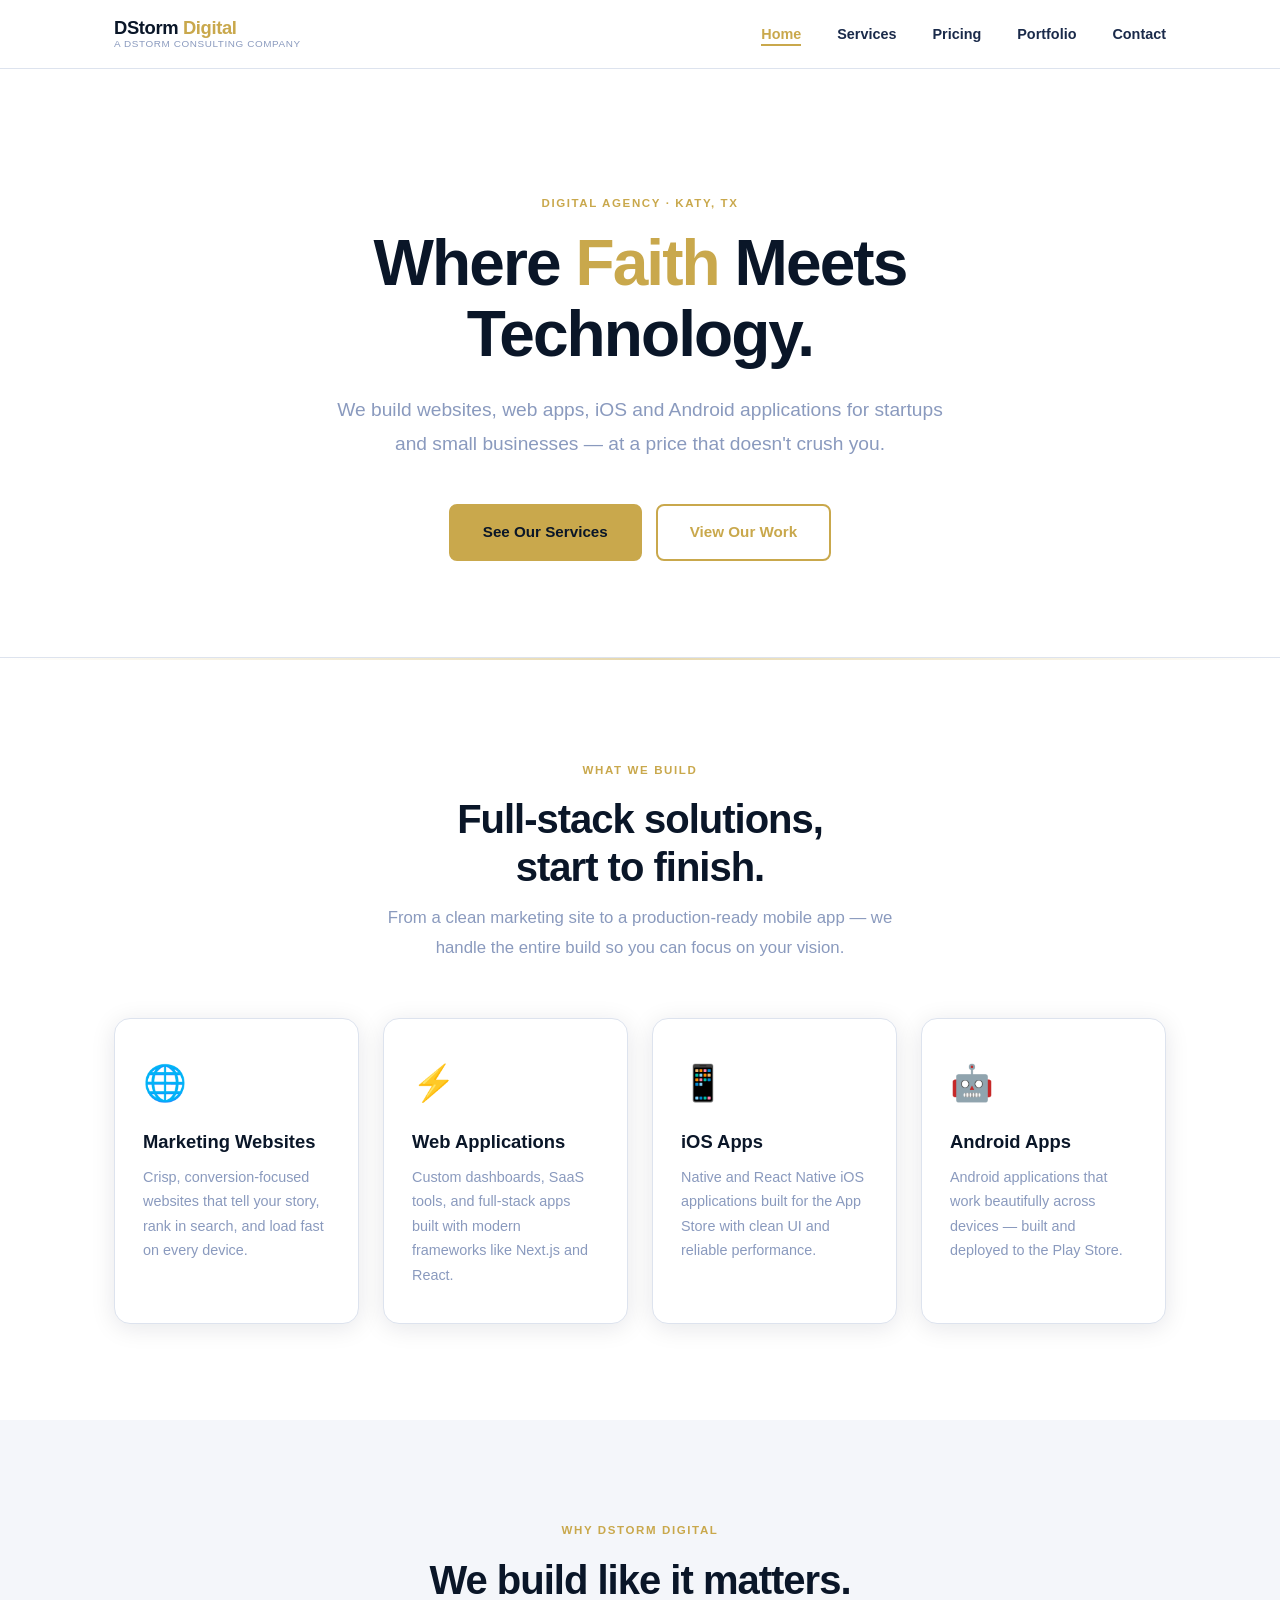
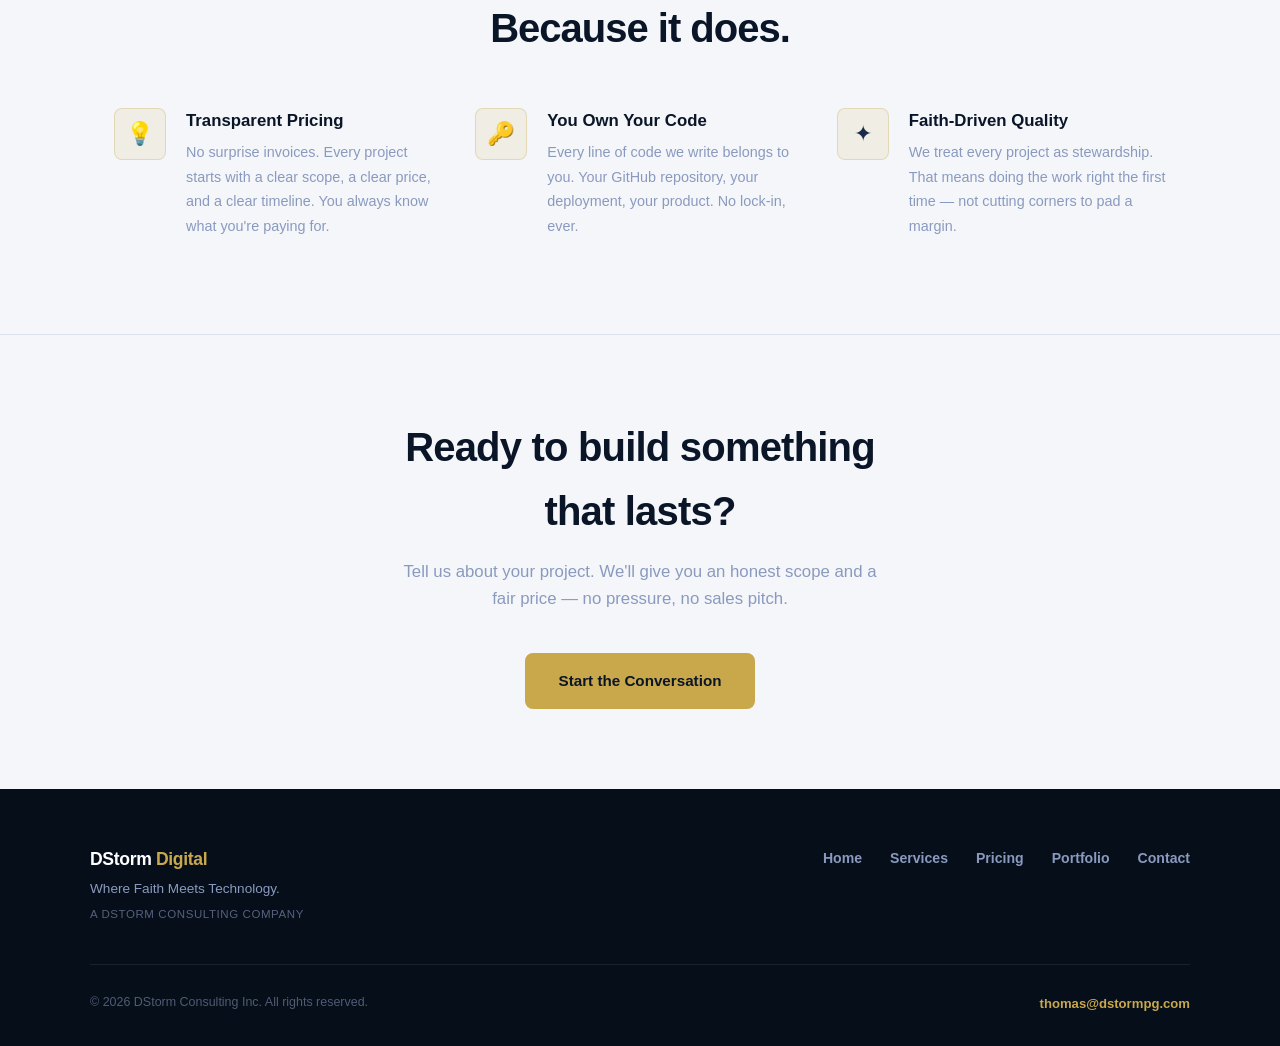
<file: index.html>
<!DOCTYPE html>
<html lang="en">
<head>
  <meta charset="UTF-8" />
  <meta name="viewport" content="width=device-width, initial-scale=1.0" />
  <title>DStorm Digital — Where Faith Meets Technology.</title>
  <meta name="description" content="DStorm Digital builds websites, web apps, iOS and Android applications for startups and small businesses — at a price that doesn't crush you." />
  <link rel="stylesheet" href="styles.css" />
</head>
<body>

<!-- ── Navigation ─────────────────────────────────────────────────────────── -->
<nav id="site-nav">
  <div class="nav-inner">
    <a href="index.html" class="nav-logo">
      <span class="nav-logo-main">DStorm <span>Digital</span></span>
      <span class="nav-logo-sub">A DStorm Consulting Company</span>
    </a>
    <ul class="nav-links">
      <li><a href="index.html" class="active">Home</a></li>
      <li><a href="services.html">Services</a></li>
      <li><a href="pricing.html">Pricing</a></li>
      <li><a href="portfolio.html">Portfolio</a></li>
      <li><a href="contact.html">Contact</a></li>
    </ul>
    <button class="nav-hamburger" id="hamburger" aria-label="Open menu">
      <span></span><span></span><span></span>
    </button>
  </div>
  <div class="nav-mobile" id="nav-mobile">
    <a href="index.html" class="active">Home</a>
    <a href="services.html">Services</a>
    <a href="pricing.html">Pricing</a>
    <a href="portfolio.html">Portfolio</a>
    <a href="contact.html">Contact</a>
  </div>
</nav>

<!-- ── Hero ───────────────────────────────────────────────────────────────── -->
<section class="hero">
  <div class="hero-inner">
    <span class="eyebrow">Digital Agency · Katy, TX</span>
    <h1>Where <em>Faith</em> Meets<br>Technology.</h1>
    <p>We build websites, web apps, iOS and Android applications for startups and small businesses — at a price that doesn't crush you.</p>
    <div class="hero-ctas">
      <a href="services.html" class="btn btn-primary">See Our Services</a>
      <a href="portfolio.html" class="btn btn-outline">View Our Work</a>
    </div>
  </div>
</section>

<hr class="gold" />

<!-- ── What We Build ──────────────────────────────────────────────────────── -->
<section style="background: var(--white);">
  <div class="container">
    <div class="section-header">
      <span class="eyebrow">What We Build</span>
      <h2>Full-stack solutions,<br>start to finish.</h2>
      <p>From a clean marketing site to a production-ready mobile app — we handle the entire build so you can focus on your vision.</p>
    </div>
    <div class="cards-grid">
      <div class="card">
        <div class="card-icon">🌐</div>
        <h3>Marketing Websites</h3>
        <p>Crisp, conversion-focused websites that tell your story, rank in search, and load fast on every device.</p>
      </div>
      <div class="card">
        <div class="card-icon">⚡</div>
        <h3>Web Applications</h3>
        <p>Custom dashboards, SaaS tools, and full-stack apps built with modern frameworks like Next.js and React.</p>
      </div>
      <div class="card">
        <div class="card-icon">📱</div>
        <h3>iOS Apps</h3>
        <p>Native and React Native iOS applications built for the App Store with clean UI and reliable performance.</p>
      </div>
      <div class="card">
        <div class="card-icon">🤖</div>
        <h3>Android Apps</h3>
        <p>Android applications that work beautifully across devices — built and deployed to the Play Store.</p>
      </div>
    </div>
  </div>
</section>

<!-- ── Why DStorm ──────────────────────────────────────────────────────────── -->
<section class="pillars">
  <div class="container">
    <div class="section-header">
      <span class="eyebrow">Why DStorm Digital</span>
      <h2>We build like it matters.<br>Because it does.</h2>
    </div>
    <div class="pillars-grid">
      <div class="pillar">
        <div class="pillar-icon">💡</div>
        <div>
          <h3>Transparent Pricing</h3>
          <p>No surprise invoices. Every project starts with a clear scope, a clear price, and a clear timeline. You always know what you're paying for.</p>
        </div>
      </div>
      <div class="pillar">
        <div class="pillar-icon">🔑</div>
        <div>
          <h3>You Own Your Code</h3>
          <p>Every line of code we write belongs to you. Your GitHub repository, your deployment, your product. No lock-in, ever.</p>
        </div>
      </div>
      <div class="pillar">
        <div class="pillar-icon">✦</div>
        <div>
          <h3>Faith-Driven Quality</h3>
          <p>We treat every project as stewardship. That means doing the work right the first time — not cutting corners to pad a margin.</p>
        </div>
      </div>
    </div>
  </div>
</section>

<!-- ── CTA Banner ─────────────────────────────────────────────────────────── -->
<section class="cta-banner">
  <div class="container">
    <h2>Ready to build something<br>that lasts?</h2>
    <p>Tell us about your project. We'll give you an honest scope and a fair price — no pressure, no sales pitch.</p>
    <a href="contact.html" class="btn btn-primary">Start the Conversation</a>
  </div>
</section>

<!-- ── Footer ─────────────────────────────────────────────────────────────── -->
<footer id="site-footer">
  <div class="footer-inner">
    <div class="footer-top">
      <div class="footer-brand">
        <div class="footer-brand-name">DStorm <span>Digital</span></div>
        <div class="footer-tagline">Where Faith Meets Technology.</div>
        <div class="footer-subbrand">A DStorm Consulting Company</div>
      </div>
      <ul class="footer-links">
        <li><a href="index.html">Home</a></li>
        <li><a href="services.html">Services</a></li>
        <li><a href="pricing.html">Pricing</a></li>
        <li><a href="portfolio.html">Portfolio</a></li>
        <li><a href="contact.html">Contact</a></li>
      </ul>
    </div>
    <div class="footer-bottom">
      <span class="footer-copy">&copy; 2026 DStorm Consulting Inc. All rights reserved.</span>
      <a href="mailto:thomas@dstormpg.com" class="footer-email">thomas@dstormpg.com</a>
    </div>
  </div>
</footer>

<script>
  const hamburger = document.getElementById('hamburger');
  const navMobile = document.getElementById('nav-mobile');
  hamburger.addEventListener('click', () => {
    navMobile.classList.toggle('open');
  });
</script>
</body>
</html>
</file>
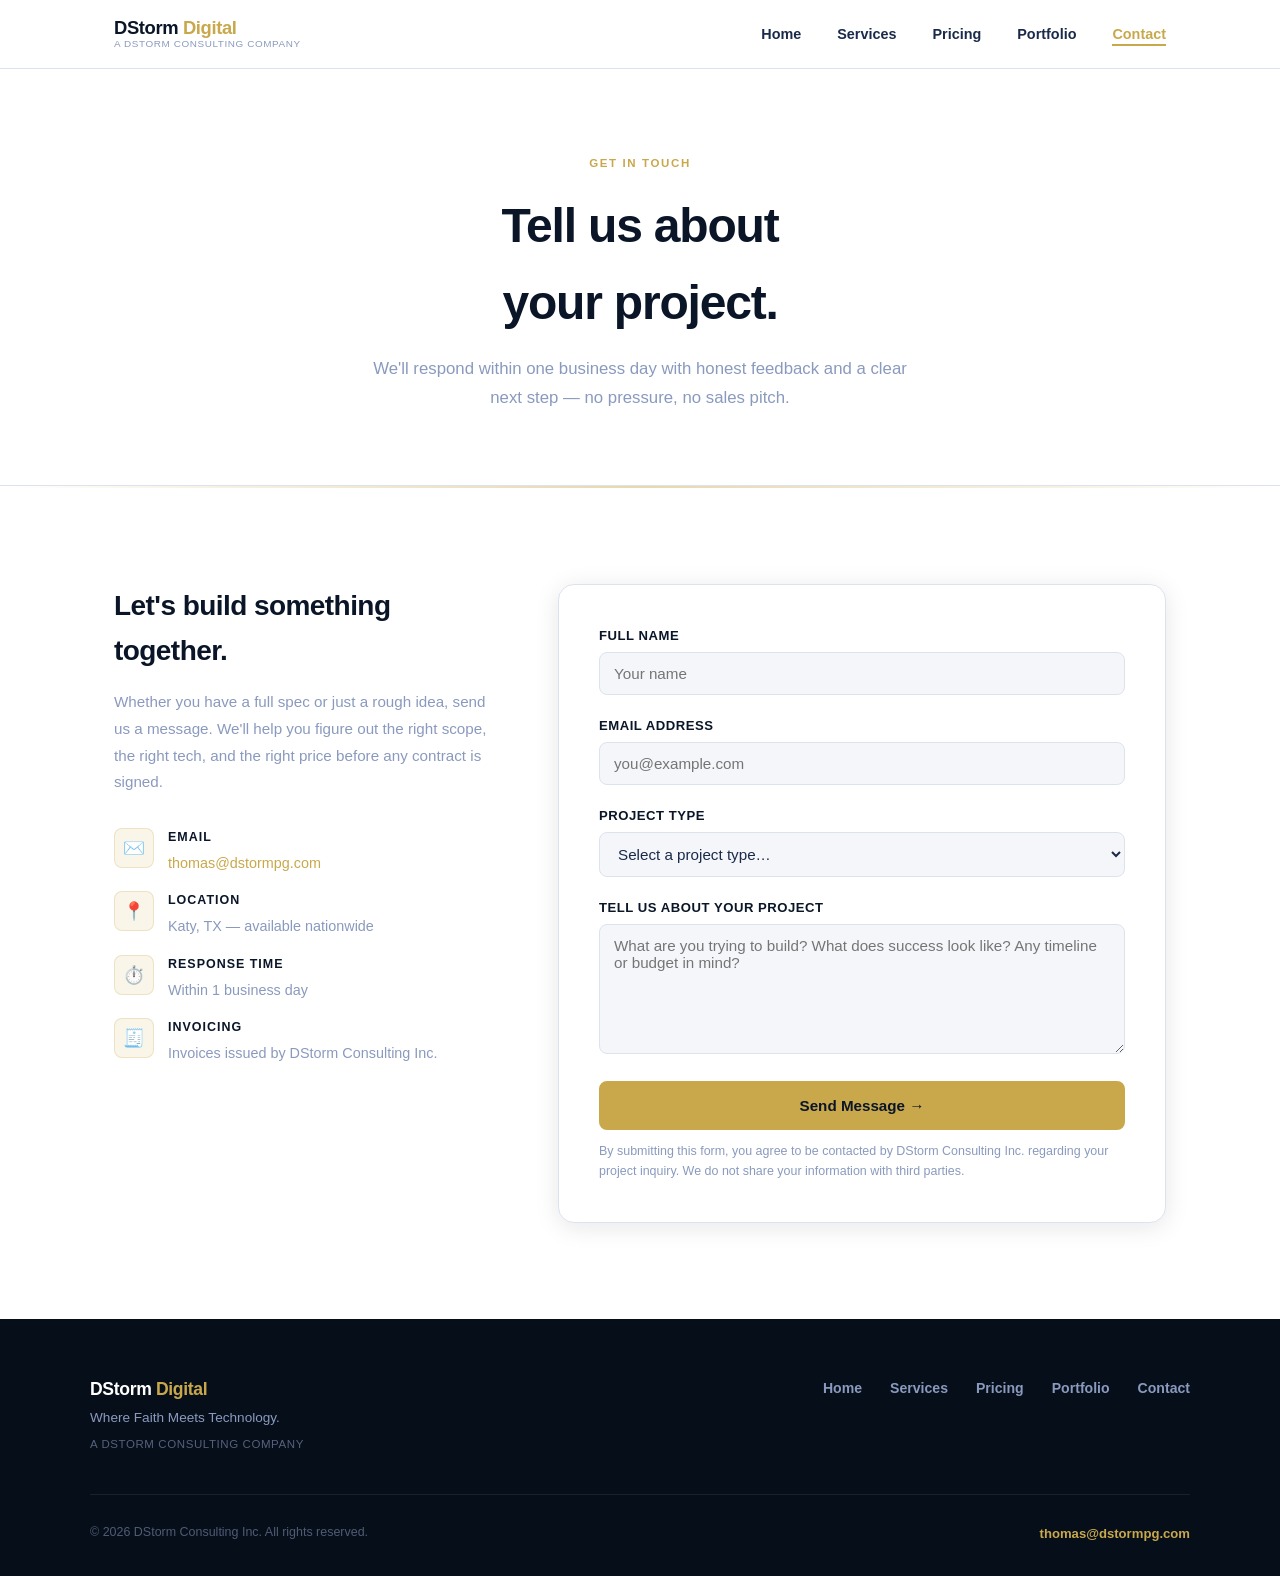
<file: contact.html>
<!DOCTYPE html>
<html lang="en">
<head>
  <meta charset="UTF-8" />
  <meta name="viewport" content="width=device-width, initial-scale=1.0" />
  <title>Contact — DStorm Digital</title>
  <meta name="description" content="Tell us about your project. We'll give you an honest scope and a fair price." />
  <link rel="stylesheet" href="styles.css" />
</head>
<body>

<!-- ── Navigation ─────────────────────────────────────────────────────────── -->
<nav id="site-nav">
  <div class="nav-inner">
    <a href="index.html" class="nav-logo">
      <span class="nav-logo-main">DStorm <span>Digital</span></span>
      <span class="nav-logo-sub">A DStorm Consulting Company</span>
    </a>
    <ul class="nav-links">
      <li><a href="index.html">Home</a></li>
      <li><a href="services.html">Services</a></li>
      <li><a href="pricing.html">Pricing</a></li>
      <li><a href="portfolio.html">Portfolio</a></li>
      <li><a href="contact.html" class="active">Contact</a></li>
    </ul>
    <button class="nav-hamburger" id="hamburger" aria-label="Open menu">
      <span></span><span></span><span></span>
    </button>
  </div>
  <div class="nav-mobile" id="nav-mobile">
    <a href="index.html">Home</a>
    <a href="services.html">Services</a>
    <a href="pricing.html">Pricing</a>
    <a href="portfolio.html">Portfolio</a>
    <a href="contact.html" class="active">Contact</a>
  </div>
</nav>

<!-- ── Page Hero ──────────────────────────────────────────────────────────── -->
<section class="page-hero">
  <div class="container">
    <span class="eyebrow">Get In Touch</span>
    <h1>Tell us about<br>your project.</h1>
    <p>We'll respond within one business day with honest feedback and a clear next step — no pressure, no sales pitch.</p>
  </div>
</section>

<hr class="gold" />

<!-- ── Contact Section ────────────────────────────────────────────────────── -->
<section style="background: var(--white);">
  <div class="container">
    <div class="contact-layout">

      <!-- Info -->
      <div class="contact-info">
        <h2>Let's build something together.</h2>
        <p>Whether you have a full spec or just a rough idea, send us a message. We'll help you figure out the right scope, the right tech, and the right price before any contract is signed.</p>
        <div class="contact-detail">
          <div class="contact-detail-item">
            <div class="contact-detail-icon">✉️</div>
            <div>
              <strong>Email</strong>
              <span><a href="mailto:thomas@dstormpg.com" style="color: var(--gold);">thomas@dstormpg.com</a></span>
            </div>
          </div>
          <div class="contact-detail-item">
            <div class="contact-detail-icon">📍</div>
            <div>
              <strong>Location</strong>
              <span>Katy, TX — available nationwide</span>
            </div>
          </div>
          <div class="contact-detail-item">
            <div class="contact-detail-icon">⏱️</div>
            <div>
              <strong>Response Time</strong>
              <span>Within 1 business day</span>
            </div>
          </div>
          <div class="contact-detail-item">
            <div class="contact-detail-icon">🧾</div>
            <div>
              <strong>Invoicing</strong>
              <span>Invoices issued by DStorm Consulting Inc.</span>
            </div>
          </div>
        </div>
      </div>

      <!-- Form -->
      <div class="contact-form-wrap">
        <form id="contact-form">
          <div class="form-group">
            <label for="name">Full Name</label>
            <input type="text" id="name" name="name" placeholder="Your name" required />
          </div>
          <div class="form-group">
            <label for="email">Email Address</label>
            <input type="email" id="email" name="email" placeholder="you@example.com" required />
          </div>
          <div class="form-group">
            <label for="project-type">Project Type</label>
            <select id="project-type" name="project-type" required>
              <option value="" disabled selected>Select a project type…</option>
              <option value="marketing-site">Marketing Website</option>
              <option value="web-app">Web Application</option>
              <option value="ios-app">iOS App</option>
              <option value="android-app">Android App</option>
              <option value="maintenance">Maintenance Plan</option>
              <option value="other">Other / Not Sure Yet</option>
            </select>
          </div>
          <div class="form-group">
            <label for="message">Tell Us About Your Project</label>
            <textarea id="message" name="message" placeholder="What are you trying to build? What does success look like? Any timeline or budget in mind?" required></textarea>
          </div>
          <button type="submit" class="btn btn-primary" style="width: 100%; justify-content: center;">
            Send Message →
          </button>
          <p class="form-note">
            By submitting this form, you agree to be contacted by DStorm Consulting Inc. regarding your project inquiry. We do not share your information with third parties.
          </p>
        </form>

        <!-- Success state -->
        <div class="form-success" id="form-success">
          <div class="form-success-icon">✅</div>
          <h3>Message sent!</h3>
          <p>We'll get back to you within one business day. Keep an eye on <strong>thomas@dstormpg.com</strong> for our reply.</p>
        </div>
      </div>

    </div>
  </div>
</section>

<!-- ── Footer ─────────────────────────────────────────────────────────────── -->
<footer id="site-footer">
  <div class="footer-inner">
    <div class="footer-top">
      <div class="footer-brand">
        <div class="footer-brand-name">DStorm <span>Digital</span></div>
        <div class="footer-tagline">Where Faith Meets Technology.</div>
        <div class="footer-subbrand">A DStorm Consulting Company</div>
      </div>
      <ul class="footer-links">
        <li><a href="index.html">Home</a></li>
        <li><a href="services.html">Services</a></li>
        <li><a href="pricing.html">Pricing</a></li>
        <li><a href="portfolio.html">Portfolio</a></li>
        <li><a href="contact.html">Contact</a></li>
      </ul>
    </div>
    <div class="footer-bottom">
      <span class="footer-copy">&copy; 2026 DStorm Consulting Inc. All rights reserved.</span>
      <a href="mailto:thomas@dstormpg.com" class="footer-email">thomas@dstormpg.com</a>
    </div>
  </div>
</footer>

<script>
  // Mobile nav
  const hamburger = document.getElementById('hamburger');
  const navMobile = document.getElementById('nav-mobile');
  hamburger.addEventListener('click', () => navMobile.classList.toggle('open'));

  // Contact form — builds a mailto on submit and shows success state
  const form = document.getElementById('contact-form');
  const successEl = document.getElementById('form-success');

  form.addEventListener('submit', function(e) {
    e.preventDefault();
    const name = document.getElementById('name').value.trim();
    const email = document.getElementById('email').value.trim();
    const projectType = document.getElementById('project-type').value;
    const message = document.getElementById('message').value.trim();

    const subject = encodeURIComponent(`Project Inquiry — ${projectType} from ${name}`);
    const body = encodeURIComponent(
      `Name: ${name}\nEmail: ${email}\nProject Type: ${projectType}\n\nMessage:\n${message}`
    );
    window.location.href = `mailto:thomas@dstormpg.com?subject=${subject}&body=${body}`;

    // Show success state
    form.style.display = 'none';
    successEl.classList.add('visible');
  });
</script>
</body>
</html>
</file>
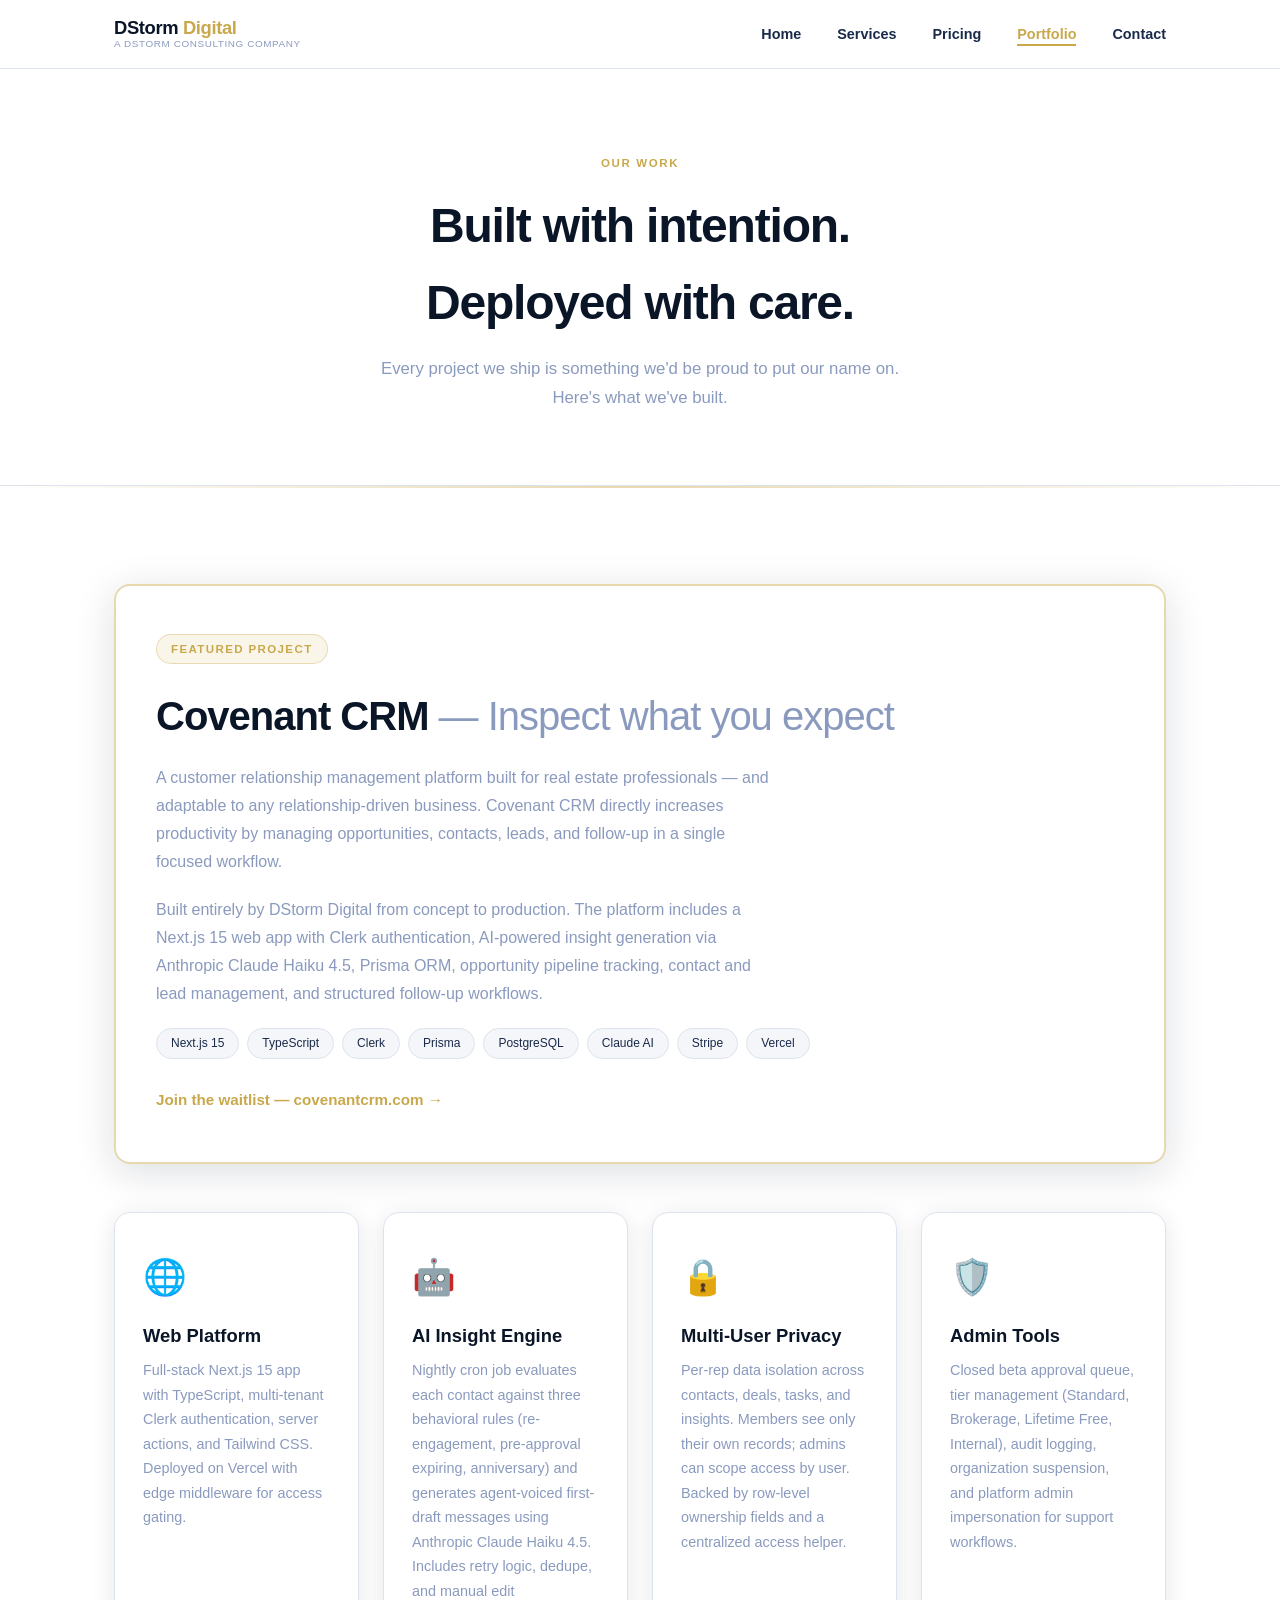
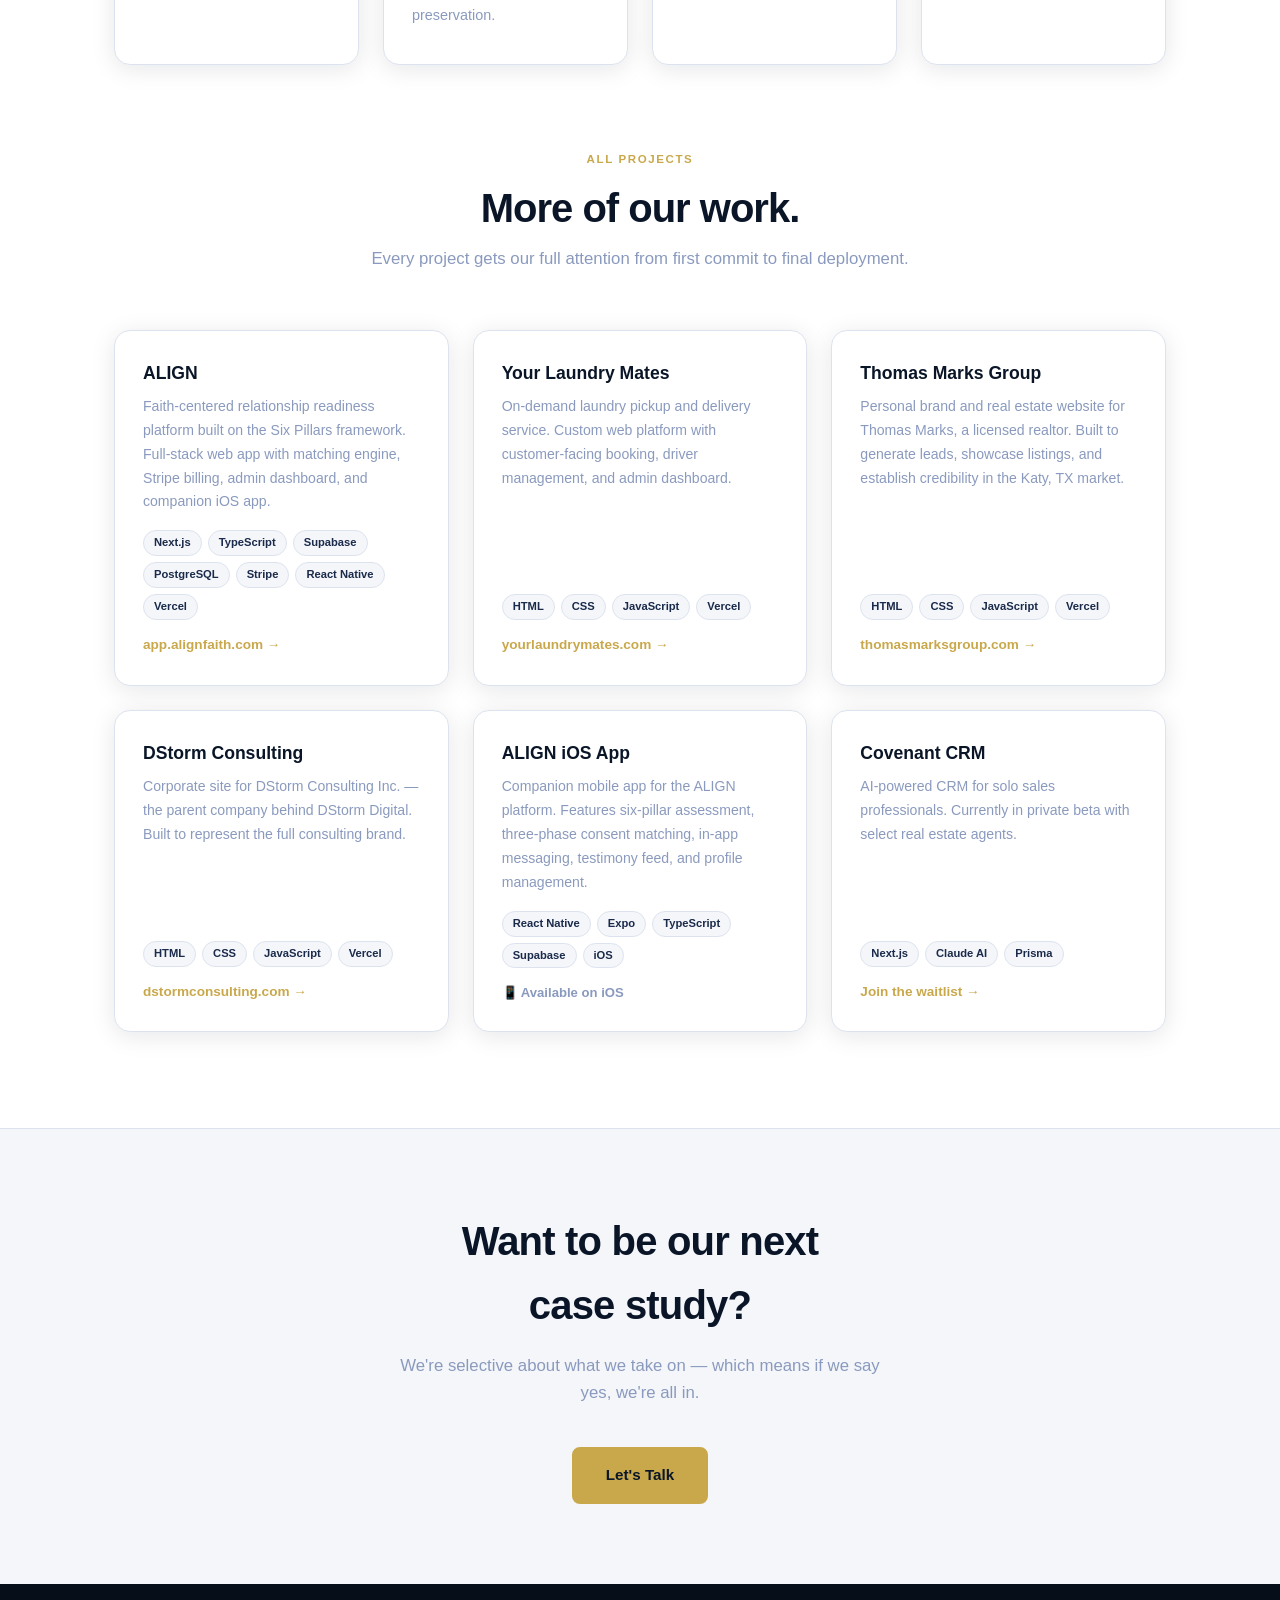
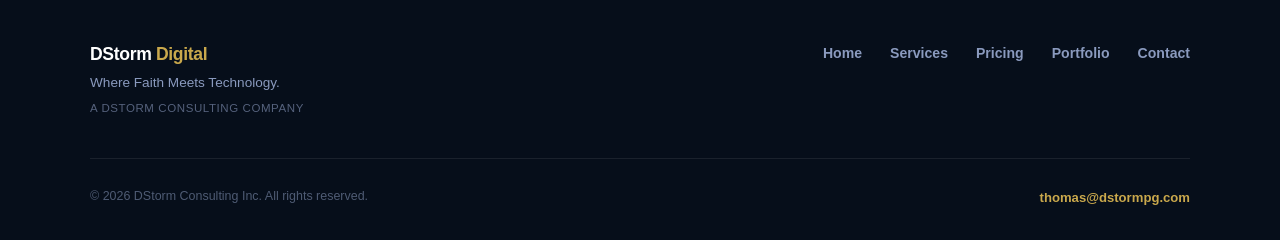
<file: portfolio.html>
<!DOCTYPE html>
<html lang="en">
<head>
  <meta charset="UTF-8" />
  <meta name="viewport" content="width=device-width, initial-scale=1.0" />
  <title>Portfolio — DStorm Digital</title>
  <meta name="description" content="See what DStorm Digital has built — from faith-centered relationship platforms to custom web apps and mobile experiences." />
  <link rel="stylesheet" href="styles.css" />
</head>
<body>

<!-- ── Navigation ─────────────────────────────────────────────────────────── -->
<nav id="site-nav">
  <div class="nav-inner">
    <a href="index.html" class="nav-logo">
      <span class="nav-logo-main">DStorm <span>Digital</span></span>
      <span class="nav-logo-sub">A DStorm Consulting Company</span>
    </a>
    <ul class="nav-links">
      <li><a href="index.html">Home</a></li>
      <li><a href="services.html">Services</a></li>
      <li><a href="pricing.html">Pricing</a></li>
      <li><a href="portfolio.html" class="active">Portfolio</a></li>
      <li><a href="contact.html">Contact</a></li>
    </ul>
    <button class="nav-hamburger" id="hamburger" aria-label="Open menu">
      <span></span><span></span><span></span>
    </button>
  </div>
  <div class="nav-mobile" id="nav-mobile">
    <a href="index.html">Home</a>
    <a href="services.html">Services</a>
    <a href="pricing.html">Pricing</a>
    <a href="portfolio.html" class="active">Portfolio</a>
    <a href="contact.html">Contact</a>
  </div>
</nav>

<!-- ── Page Hero ──────────────────────────────────────────────────────────── -->
<section class="page-hero">
  <div class="container">
    <span class="eyebrow">Our Work</span>
    <h1>Built with intention.<br>Deployed with care.</h1>
    <p>Every project we ship is something we'd be proud to put our name on. Here's what we've built.</p>
  </div>
</section>

<hr class="gold" />

<!-- ── Portfolio ─────────────────────────────────────────────────────────── -->
<section style="background: var(--white);">
  <div class="container">

    <!-- Featured: Covenant CRM -->
    <div class="portfolio-featured-light">
      <span class="portfolio-badge">Featured Project</span>
      <h2>Covenant CRM <span class="portfolio-featured-tagline">— Inspect what you expect</span></h2>
      <p>
        A customer relationship management platform built for real estate professionals — and adaptable to any relationship-driven business. Covenant CRM directly increases productivity by managing opportunities, contacts, leads, and follow-up in a single focused workflow.
      </p>
      <p>
        Built entirely by DStorm Digital from concept to production. The platform includes a Next.js 15 web app with Clerk authentication, AI-powered insight generation via Anthropic Claude Haiku 4.5, Prisma ORM, opportunity pipeline tracking, contact and lead management, and structured follow-up workflows.
      </p>
      <div class="portfolio-tags">
        <span class="tag">Next.js 15</span>
        <span class="tag">TypeScript</span>
        <span class="tag">Clerk</span>
        <span class="tag">Prisma</span>
        <span class="tag">PostgreSQL</span>
        <span class="tag">Claude AI</span>
        <span class="tag">Stripe</span>
        <span class="tag">Vercel</span>
      </div>
      <a href="https://covenantcrm.com/sign-up" target="_blank" rel="noopener noreferrer" class="portfolio-link">
        Join the waitlist — covenantcrm.com →
      </a>
    </div>

    <!-- What was built -->
    <div class="cards-grid" style="margin-bottom: 80px;">
      <div class="card">
        <div class="card-icon">🌐</div>
        <h3>Web Platform</h3>
        <p>Full-stack Next.js 15 app with TypeScript, multi-tenant Clerk authentication, server actions, and Tailwind CSS. Deployed on Vercel with edge middleware for access gating.</p>
      </div>
      <div class="card">
        <div class="card-icon">🤖</div>
        <h3>AI Insight Engine</h3>
        <p>Nightly cron job evaluates each contact against three behavioral rules (re-engagement, pre-approval expiring, anniversary) and generates agent-voiced first-draft messages using Anthropic Claude Haiku 4.5. Includes retry logic, dedupe, and manual edit preservation.</p>
      </div>
      <div class="card">
        <div class="card-icon">🔒</div>
        <h3>Multi-User Privacy</h3>
        <p>Per-rep data isolation across contacts, deals, tasks, and insights. Members see only their own records; admins can scope access by user. Backed by row-level ownership fields and a centralized access helper.</p>
      </div>
      <div class="card">
        <div class="card-icon">🛡️</div>
        <h3>Admin Tools</h3>
        <p>Closed beta approval queue, tier management (Standard, Brokerage, Lifetime Free, Internal), audit logging, organization suspension, and platform admin impersonation for support workflows.</p>
      </div>
    </div>

    <!-- All Projects -->
    <div class="section-header">
      <span class="eyebrow">All Projects</span>
      <h2>More of our work.</h2>
      <p>Every project gets our full attention from first commit to final deployment.</p>
    </div>
    <div class="portfolio-grid" style="grid-template-columns: repeat(auto-fit, minmax(280px, 1fr));">

      <div class="proj-card">
        <h3>ALIGN</h3>
        <p>Faith-centered relationship readiness platform built on the Six Pillars framework. Full-stack web app with matching engine, Stripe billing, admin dashboard, and companion iOS app.</p>
        <div class="proj-tags">
          <span class="proj-tag">Next.js</span>
          <span class="proj-tag">TypeScript</span>
          <span class="proj-tag">Supabase</span>
          <span class="proj-tag">PostgreSQL</span>
          <span class="proj-tag">Stripe</span>
          <span class="proj-tag">React Native</span>
          <span class="proj-tag">Vercel</span>
        </div>
        <a href="https://app.alignfaith.com" target="_blank" rel="noopener noreferrer" class="proj-link">app.alignfaith.com →</a>
      </div>

      <div class="proj-card">
        <h3>Your Laundry Mates</h3>
        <p>On-demand laundry pickup and delivery service. Custom web platform with customer-facing booking, driver management, and admin dashboard.</p>
        <div class="proj-tags">
          <span class="proj-tag">HTML</span>
          <span class="proj-tag">CSS</span>
          <span class="proj-tag">JavaScript</span>
          <span class="proj-tag">Vercel</span>
        </div>
        <a href="https://yourlaundrymates.com" target="_blank" rel="noopener noreferrer" class="proj-link">yourlaundrymates.com →</a>
      </div>

      <div class="proj-card">
        <h3>Thomas Marks Group</h3>
        <p>Personal brand and real estate website for Thomas Marks, a licensed realtor. Built to generate leads, showcase listings, and establish credibility in the Katy, TX market.</p>
        <div class="proj-tags">
          <span class="proj-tag">HTML</span>
          <span class="proj-tag">CSS</span>
          <span class="proj-tag">JavaScript</span>
          <span class="proj-tag">Vercel</span>
        </div>
        <a href="https://thomasmarksgroup.com" target="_blank" rel="noopener noreferrer" class="proj-link">thomasmarksgroup.com →</a>
      </div>

      <div class="proj-card">
        <h3>DStorm Consulting</h3>
        <p>Corporate site for DStorm Consulting Inc. — the parent company behind DStorm Digital. Built to represent the full consulting brand.</p>
        <div class="proj-tags">
          <span class="proj-tag">HTML</span>
          <span class="proj-tag">CSS</span>
          <span class="proj-tag">JavaScript</span>
          <span class="proj-tag">Vercel</span>
        </div>
        <a href="https://dstormconsulting.com" target="_blank" rel="noopener noreferrer" class="proj-link">dstormconsulting.com →</a>
      </div>

      <div class="proj-card">
        <h3>ALIGN iOS App</h3>
        <p>Companion mobile app for the ALIGN platform. Features six-pillar assessment, three-phase consent matching, in-app messaging, testimony feed, and profile management.</p>
        <div class="proj-tags">
          <span class="proj-tag">React Native</span>
          <span class="proj-tag">Expo</span>
          <span class="proj-tag">TypeScript</span>
          <span class="proj-tag">Supabase</span>
          <span class="proj-tag">iOS</span>
        </div>
        <!-- TODO: update App Store status after Apple review concludes -->
        <span style="display:inline-flex; align-items:center; gap:6px; font-size:0.82rem; font-weight:600; color:var(--slate); margin-top:auto;">
          📱 Available on iOS
        </span>
      </div>

      <div class="proj-card">
        <h3>Covenant CRM</h3>
        <p>AI-powered CRM for solo sales professionals. Currently in private beta with select real estate agents.</p>
        <div class="proj-tags">
          <span class="proj-tag">Next.js</span>
          <span class="proj-tag">Claude AI</span>
          <span class="proj-tag">Prisma</span>
        </div>
        <a href="https://covenantcrm.com/sign-up" target="_blank" rel="noopener noreferrer" class="proj-link">Join the waitlist →</a>
      </div>

    </div>

  </div>
</section>

<!-- ── CTA Banner ─────────────────────────────────────────────────────────── -->
<section class="cta-banner">
  <div class="container">
    <h2>Want to be our next<br>case study?</h2>
    <p>We're selective about what we take on — which means if we say yes, we're all in.</p>
    <a href="contact.html" class="btn btn-primary">Let's Talk</a>
  </div>
</section>

<!-- ── Footer ─────────────────────────────────────────────────────────────── -->
<footer id="site-footer">
  <div class="footer-inner">
    <div class="footer-top">
      <div class="footer-brand">
        <div class="footer-brand-name">DStorm <span>Digital</span></div>
        <div class="footer-tagline">Where Faith Meets Technology.</div>
        <div class="footer-subbrand">A DStorm Consulting Company</div>
      </div>
      <ul class="footer-links">
        <li><a href="index.html">Home</a></li>
        <li><a href="services.html">Services</a></li>
        <li><a href="pricing.html">Pricing</a></li>
        <li><a href="portfolio.html">Portfolio</a></li>
        <li><a href="contact.html">Contact</a></li>
      </ul>
    </div>
    <div class="footer-bottom">
      <span class="footer-copy">&copy; 2026 DStorm Consulting Inc. All rights reserved.</span>
      <a href="mailto:thomas@dstormpg.com" class="footer-email">thomas@dstormpg.com</a>
    </div>
  </div>
</footer>

<script>
  const hamburger = document.getElementById('hamburger');
  const navMobile = document.getElementById('nav-mobile');
  hamburger.addEventListener('click', () => navMobile.classList.toggle('open'));
</script>
</body>
</html>
</file>
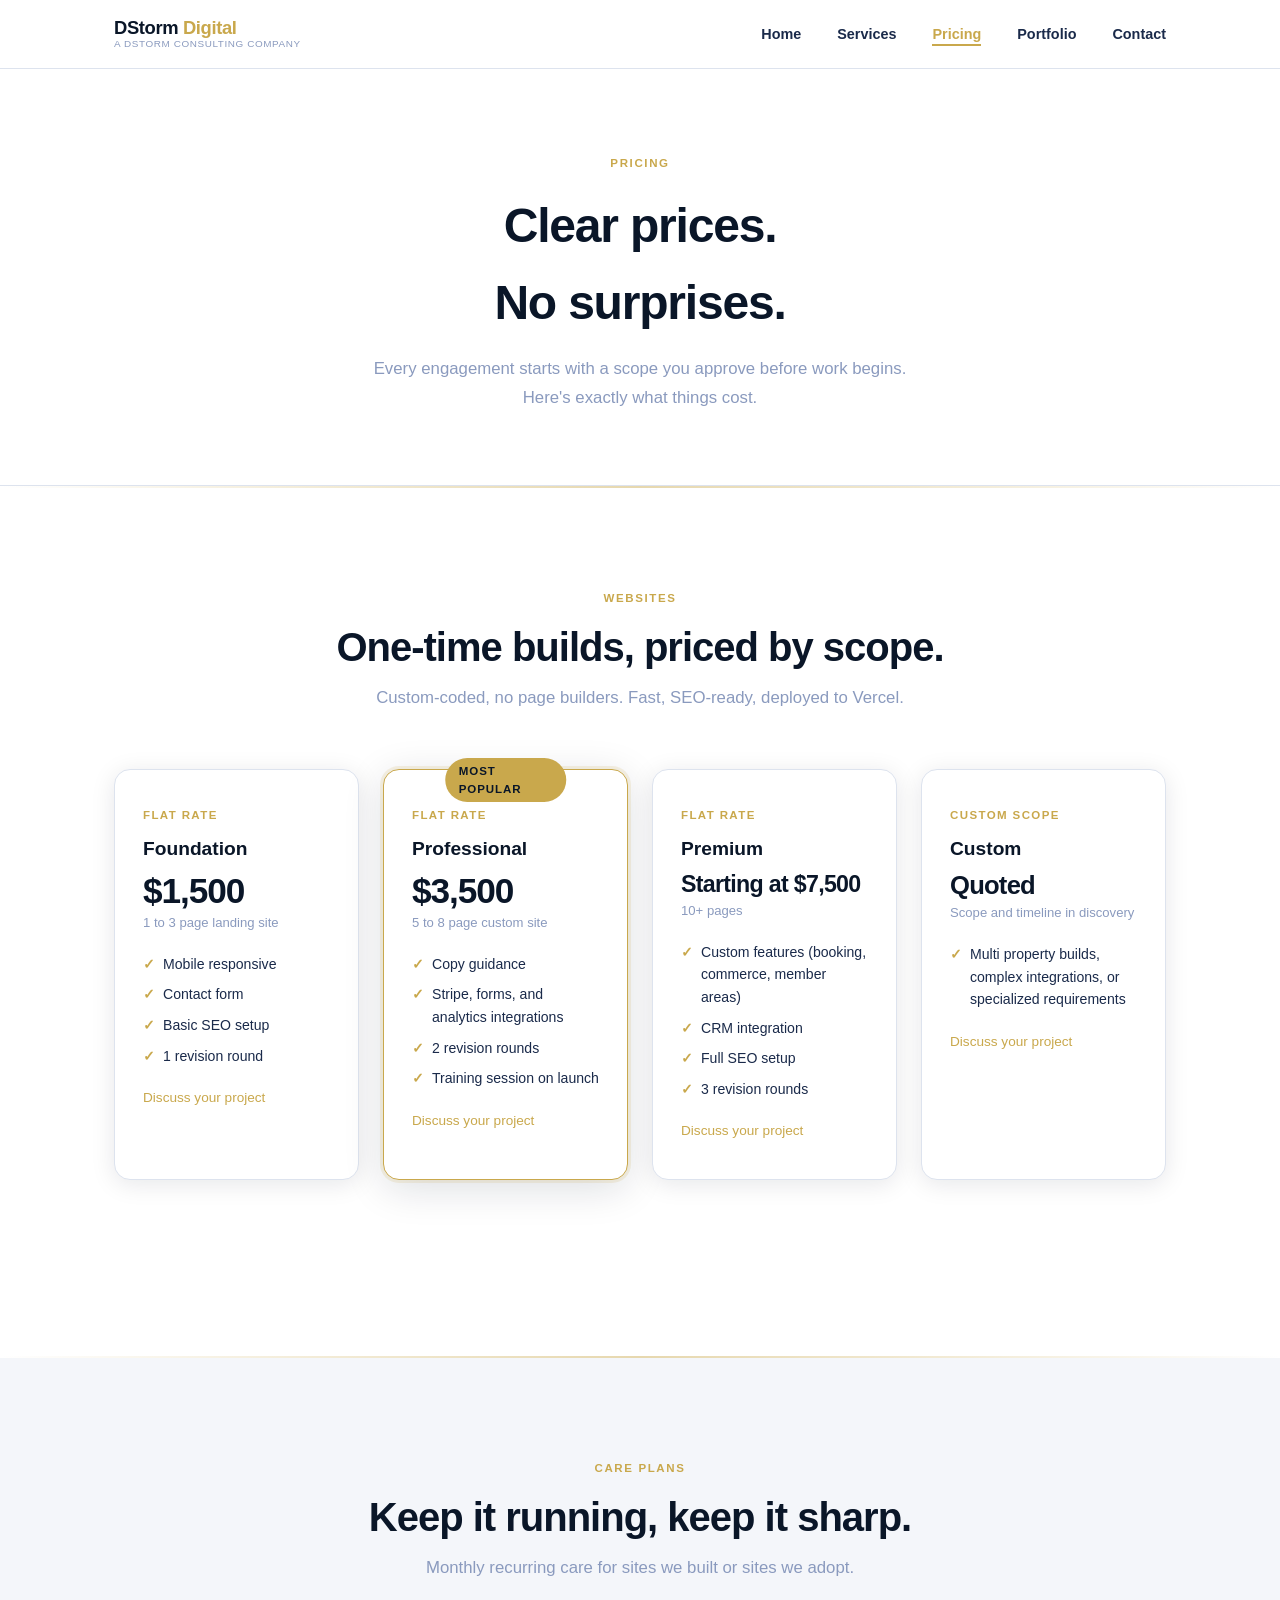
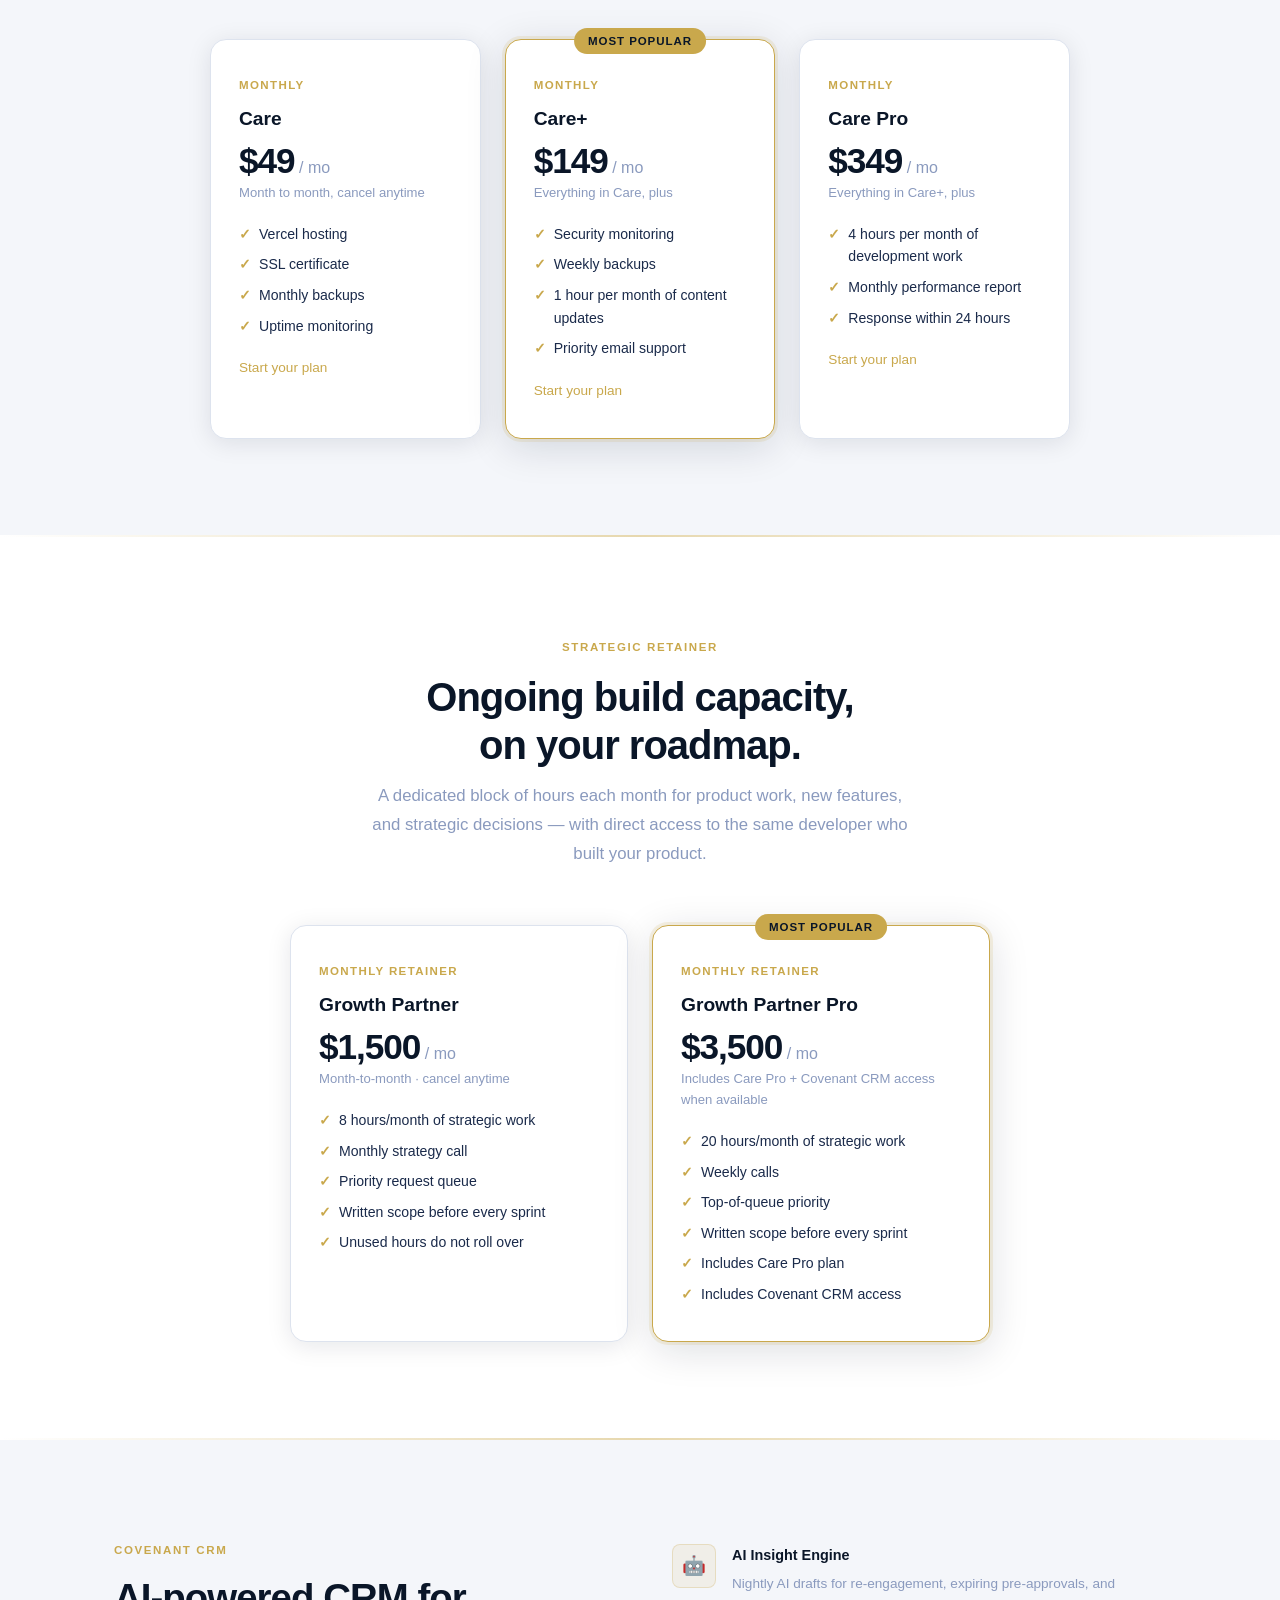
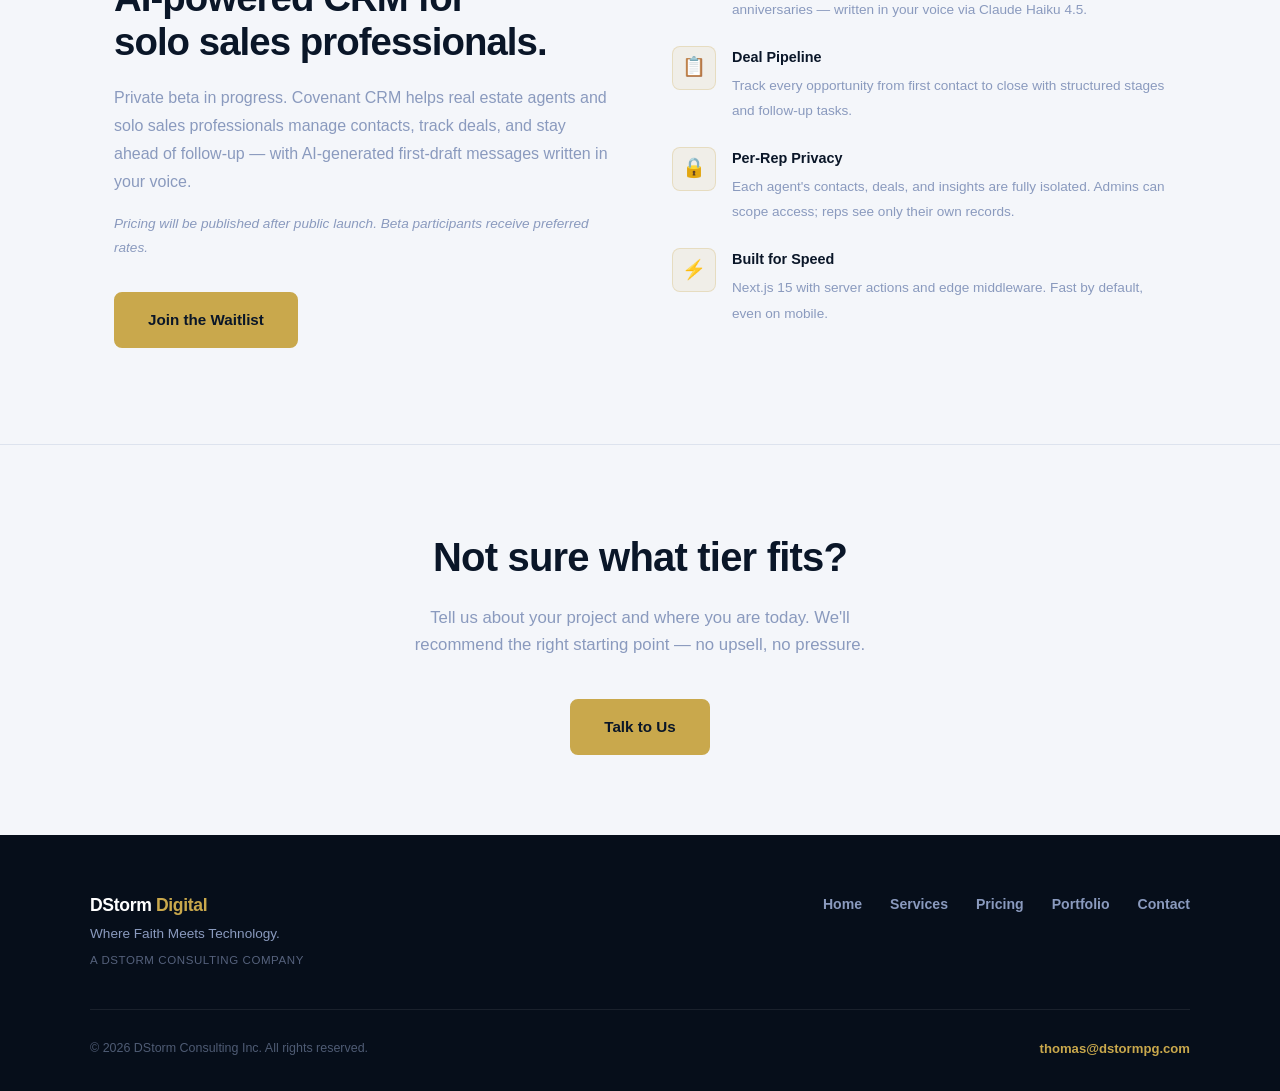
<file: pricing.html>
<!DOCTYPE html>
<html lang="en">
<head>
  <meta charset="UTF-8" />
  <meta name="viewport" content="width=device-width, initial-scale=1.0" />
  <title>Pricing — DStorm Digital</title>
  <meta name="description" content="Transparent pricing for websites, care plans, strategic retainers, and Covenant CRM. No surprises, no lock-in." />
  <link rel="stylesheet" href="styles.css" />
</head>
<body>

<!-- ── Navigation ─────────────────────────────────────────────────────────── -->
<nav id="site-nav">
  <div class="nav-inner">
    <a href="index.html" class="nav-logo">
      <span class="nav-logo-main">DStorm <span>Digital</span></span>
      <span class="nav-logo-sub">A DStorm Consulting Company</span>
    </a>
    <ul class="nav-links">
      <li><a href="index.html">Home</a></li>
      <li><a href="services.html">Services</a></li>
      <li><a href="pricing.html" class="active">Pricing</a></li>
      <li><a href="portfolio.html">Portfolio</a></li>
      <li><a href="contact.html">Contact</a></li>
    </ul>
    <button class="nav-hamburger" id="hamburger" aria-label="Open menu">
      <span></span><span></span><span></span>
    </button>
  </div>
  <div class="nav-mobile" id="nav-mobile">
    <a href="index.html">Home</a>
    <a href="services.html">Services</a>
    <a href="pricing.html" class="active">Pricing</a>
    <a href="portfolio.html">Portfolio</a>
    <a href="contact.html">Contact</a>
  </div>
</nav>

<!-- ── Page Hero ──────────────────────────────────────────────────────────── -->
<section class="page-hero">
  <div class="container">
    <span class="eyebrow">Pricing</span>
    <h1>Clear prices.<br>No surprises.</h1>
    <p>Every engagement starts with a scope you approve before work begins. Here's exactly what things cost.</p>
  </div>
</section>

<hr class="gold" />

<!-- ── Websites ───────────────────────────────────────────────────────────── -->
<section style="background: var(--white);">
  <div class="container">
    <div class="section-header">
      <span class="eyebrow">Websites</span>
      <h2>One-time builds, priced by scope.</h2>
      <p>Custom-coded, no page builders. Fast, SEO-ready, deployed to Vercel.</p>
    </div>
    <div class="pricing-grid">

      <div class="pricing-card">
        <div class="pricing-model">Flat Rate</div>
        <h3>Foundation</h3>
        <div class="pricing-amount">$1,500</div>
        <div class="pricing-note">1 to 3 page landing site</div>
        <ul>
          <li>Mobile responsive</li>
          <li>Contact form</li>
          <li>Basic SEO setup</li>
          <li>1 revision round</li>
        </ul>
        <a href="mailto:thomas@dstormconsulting.com" class="pricing-card-cta">Discuss your project</a>
      </div>

      <div class="pricing-card featured">
        <div class="pricing-model">Flat Rate</div>
        <h3>Professional</h3>
        <div class="pricing-amount">$3,500</div>
        <div class="pricing-note">5 to 8 page custom site</div>
        <ul>
          <li>Copy guidance</li>
          <li>Stripe, forms, and analytics integrations</li>
          <li>2 revision rounds</li>
          <li>Training session on launch</li>
        </ul>
        <a href="mailto:thomas@dstormconsulting.com" class="pricing-card-cta">Discuss your project</a>
      </div>

      <div class="pricing-card">
        <div class="pricing-model">Flat Rate</div>
        <h3>Premium</h3>
        <div class="pricing-amount" style="font-size: 1.45rem;">Starting at $7,500</div>
        <div class="pricing-note">10+ pages</div>
        <ul>
          <li>Custom features (booking, commerce, member areas)</li>
          <li>CRM integration</li>
          <li>Full SEO setup</li>
          <li>3 revision rounds</li>
        </ul>
        <a href="mailto:thomas@dstormconsulting.com" class="pricing-card-cta">Discuss your project</a>
      </div>

      <div class="pricing-card">
        <div class="pricing-model">Custom Scope</div>
        <h3>Custom</h3>
        <div class="pricing-amount" style="font-size: 1.6rem;">Quoted</div>
        <div class="pricing-note">Scope and timeline in discovery</div>
        <ul>
          <li>Multi property builds, complex integrations, or specialized requirements</li>
        </ul>
        <a href="mailto:thomas@dstormconsulting.com" class="pricing-card-cta">Discuss your project</a>
      </div>

    </div>
  </div>
</section>

<hr class="gold" />

<!-- ── Care Plans ─────────────────────────────────────────────────────────── -->
<section style="background: var(--off-white);">
  <div class="container">
    <div class="section-header">
      <span class="eyebrow">Care Plans</span>
      <h2>Keep it running, keep it sharp.</h2>
      <p>Monthly recurring care for sites we built or sites we adopt.</p>
    </div>
    <div class="pricing-grid" style="max-width: 860px; margin-left: auto; margin-right: auto; margin-bottom: 0;">

      <div class="pricing-card">
        <div class="pricing-model">Monthly</div>
        <h3>Care</h3>
        <div class="pricing-amount">$49<span> / mo</span></div>
        <div class="pricing-note">Month to month, cancel anytime</div>
        <ul>
          <li>Vercel hosting</li>
          <li>SSL certificate</li>
          <li>Monthly backups</li>
          <li>Uptime monitoring</li>
        </ul>
        <a href="mailto:thomas@dstormconsulting.com" class="pricing-card-cta">Start your plan</a>
      </div>

      <div class="pricing-card featured">
        <div class="pricing-model">Monthly</div>
        <h3>Care+</h3>
        <div class="pricing-amount">$149<span> / mo</span></div>
        <div class="pricing-note">Everything in Care, plus</div>
        <ul>
          <li>Security monitoring</li>
          <li>Weekly backups</li>
          <li>1 hour per month of content updates</li>
          <li>Priority email support</li>
        </ul>
        <a href="mailto:thomas@dstormconsulting.com" class="pricing-card-cta">Start your plan</a>
      </div>

      <div class="pricing-card">
        <div class="pricing-model">Monthly</div>
        <h3>Care Pro</h3>
        <div class="pricing-amount">$349<span> / mo</span></div>
        <div class="pricing-note">Everything in Care+, plus</div>
        <ul>
          <li>4 hours per month of development work</li>
          <li>Monthly performance report</li>
          <li>Response within 24 hours</li>
        </ul>
        <a href="mailto:thomas@dstormconsulting.com" class="pricing-card-cta">Start your plan</a>
      </div>

    </div>
  </div>
</section>

<hr class="gold" />

<!-- ── Strategic Retainer ─────────────────────────────────────────────────── -->
<section style="background: var(--white);">
  <div class="container">
    <div class="section-header">
      <span class="eyebrow">Strategic Retainer</span>
      <h2>Ongoing build capacity,<br>on your roadmap.</h2>
      <p>A dedicated block of hours each month for product work, new features, and strategic decisions — with direct access to the same developer who built your product.</p>
    </div>
    <div class="pricing-grid" style="max-width: 700px; margin-left: auto; margin-right: auto; margin-bottom: 0;">

      <div class="pricing-card">
        <div class="pricing-model">Monthly Retainer</div>
        <h3>Growth Partner</h3>
        <div class="pricing-amount">$1,500<span> / mo</span></div>
        <div class="pricing-note">Month-to-month · cancel anytime</div>
        <ul>
          <li>8 hours/month of strategic work</li>
          <li>Monthly strategy call</li>
          <li>Priority request queue</li>
          <li>Written scope before every sprint</li>
          <li>Unused hours do not roll over</li>
        </ul>
      </div>

      <div class="pricing-card featured">
        <div class="pricing-model">Monthly Retainer</div>
        <h3>Growth Partner Pro</h3>
        <div class="pricing-amount">$3,500<span> / mo</span></div>
        <div class="pricing-note">Includes Care Pro + Covenant CRM access when available</div>
        <ul>
          <li>20 hours/month of strategic work</li>
          <li>Weekly calls</li>
          <li>Top-of-queue priority</li>
          <li>Written scope before every sprint</li>
          <li>Includes Care Pro plan</li>
          <li>Includes Covenant CRM access</li>
        </ul>
      </div>

    </div>
  </div>
</section>

<hr class="gold" />

<!-- ── Covenant CRM ────────────────────────────────────────────────────────── -->
<section style="background: var(--off-white);">
  <div class="container">
    <div class="covenant-crm-block">
      <div class="covenant-crm-content">
        <span class="eyebrow">Covenant CRM</span>
        <h2>AI-powered CRM for<br>solo sales professionals.</h2>
        <p>Private beta in progress. Covenant CRM helps real estate agents and solo sales professionals manage contacts, track deals, and stay ahead of follow-up — with AI-generated first-draft messages written in your voice.</p>
        <p class="covenant-crm-note">Pricing will be published after public launch. Beta participants receive preferred rates.</p>
        <a href="https://covenantcrm.com/sign-up" target="_blank" rel="noopener noreferrer" class="btn btn-primary">
          Join the Waitlist
        </a>
      </div>
      <div class="covenant-crm-features">
        <div class="crm-feature-item">
          <div class="crm-feature-icon">🤖</div>
          <div>
            <strong>AI Insight Engine</strong>
            <span>Nightly AI drafts for re-engagement, expiring pre-approvals, and anniversaries — written in your voice via Claude Haiku 4.5.</span>
          </div>
        </div>
        <div class="crm-feature-item">
          <div class="crm-feature-icon">📋</div>
          <div>
            <strong>Deal Pipeline</strong>
            <span>Track every opportunity from first contact to close with structured stages and follow-up tasks.</span>
          </div>
        </div>
        <div class="crm-feature-item">
          <div class="crm-feature-icon">🔒</div>
          <div>
            <strong>Per-Rep Privacy</strong>
            <span>Each agent's contacts, deals, and insights are fully isolated. Admins can scope access; reps see only their own records.</span>
          </div>
        </div>
        <div class="crm-feature-item">
          <div class="crm-feature-icon">⚡</div>
          <div>
            <strong>Built for Speed</strong>
            <span>Next.js 15 with server actions and edge middleware. Fast by default, even on mobile.</span>
          </div>
        </div>
      </div>
    </div>
  </div>
</section>

<!-- ── CTA Banner ─────────────────────────────────────────────────────────── -->
<section class="cta-banner">
  <div class="container">
    <h2>Not sure what tier fits?</h2>
    <p>Tell us about your project and where you are today. We'll recommend the right starting point — no upsell, no pressure.</p>
    <a href="contact.html" class="btn btn-primary">Talk to Us</a>
  </div>
</section>

<!-- ── Footer ─────────────────────────────────────────────────────────────── -->
<footer id="site-footer">
  <div class="footer-inner">
    <div class="footer-top">
      <div class="footer-brand">
        <div class="footer-brand-name">DStorm <span>Digital</span></div>
        <div class="footer-tagline">Where Faith Meets Technology.</div>
        <div class="footer-subbrand">A DStorm Consulting Company</div>
      </div>
      <ul class="footer-links">
        <li><a href="index.html">Home</a></li>
        <li><a href="services.html">Services</a></li>
        <li><a href="pricing.html">Pricing</a></li>
        <li><a href="portfolio.html">Portfolio</a></li>
        <li><a href="contact.html">Contact</a></li>
      </ul>
    </div>
    <div class="footer-bottom">
      <span class="footer-copy">&copy; 2026 DStorm Consulting Inc. All rights reserved.</span>
      <a href="mailto:thomas@dstormpg.com" class="footer-email">thomas@dstormpg.com</a>
    </div>
  </div>
</footer>

<script>
  const hamburger = document.getElementById('hamburger');
  const navMobile = document.getElementById('nav-mobile');
  hamburger.addEventListener('click', () => navMobile.classList.toggle('open'));
</script>
</body>
</html>
</file>
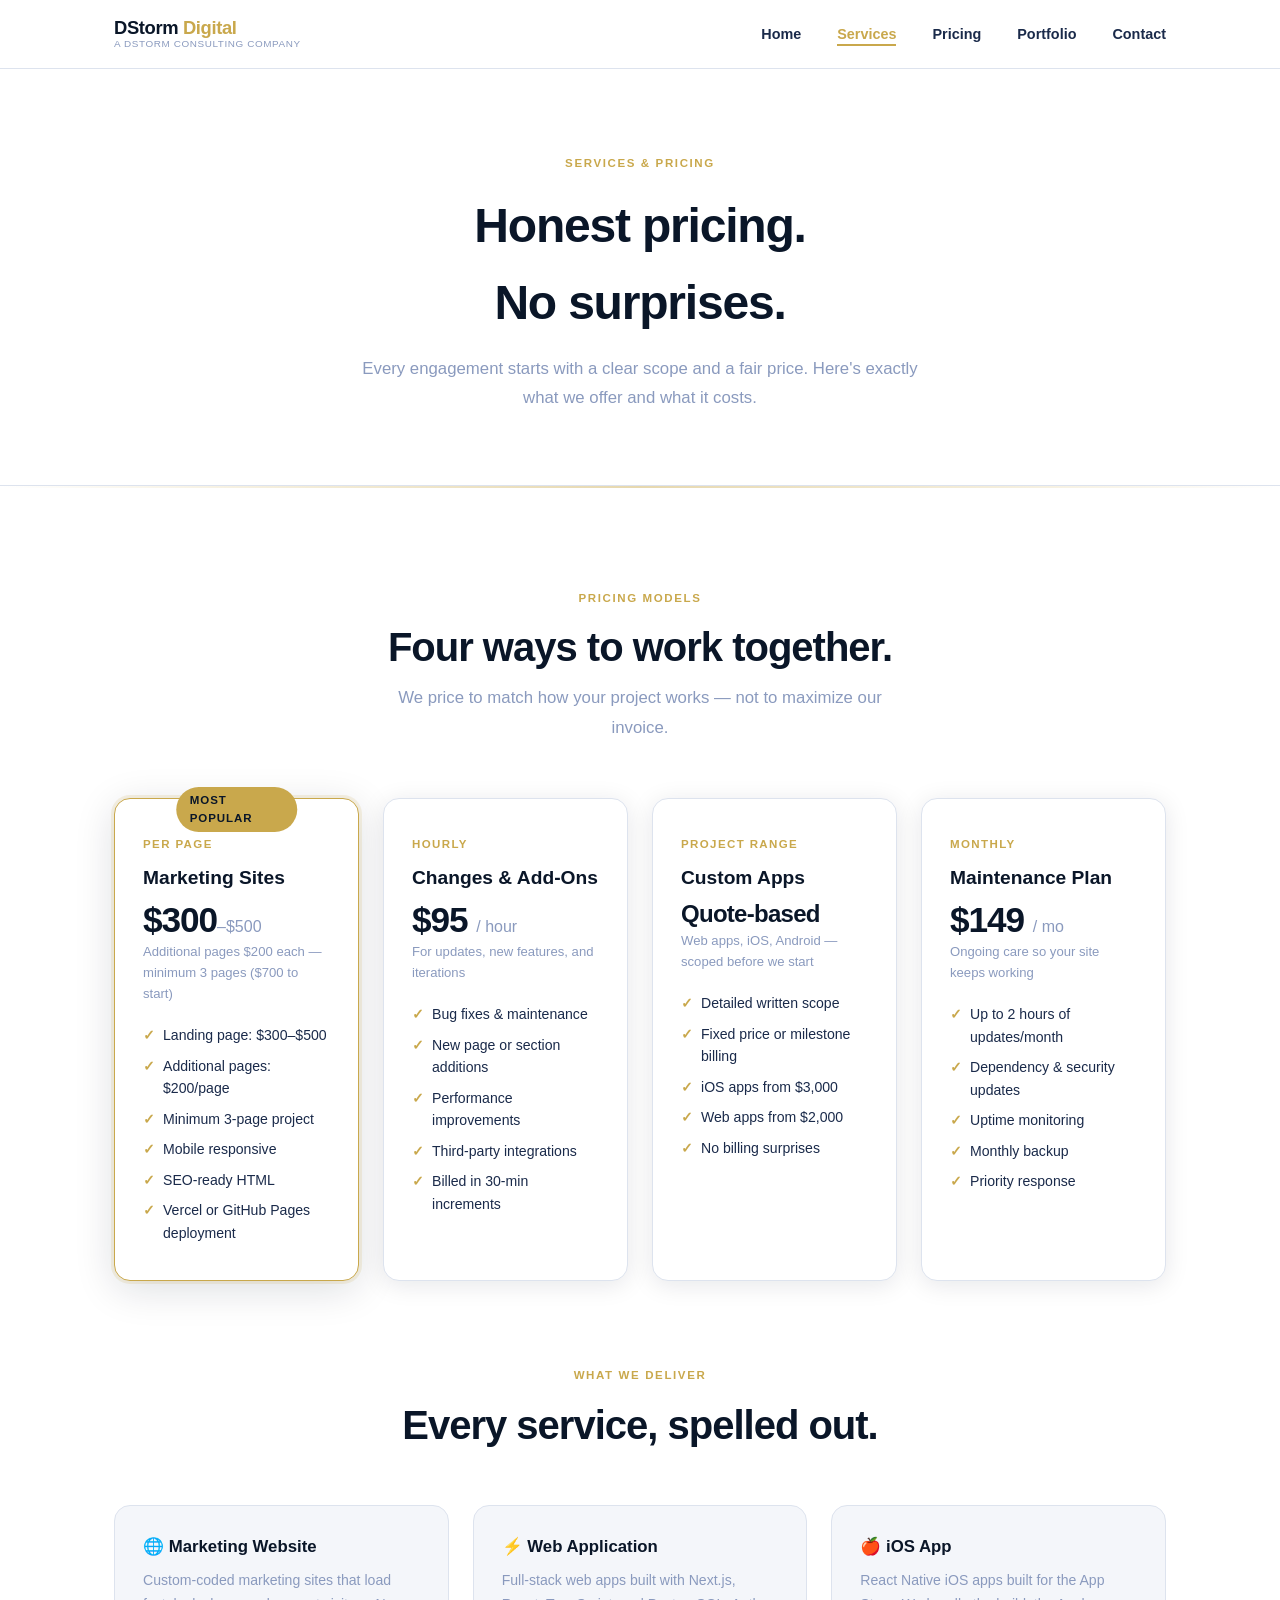
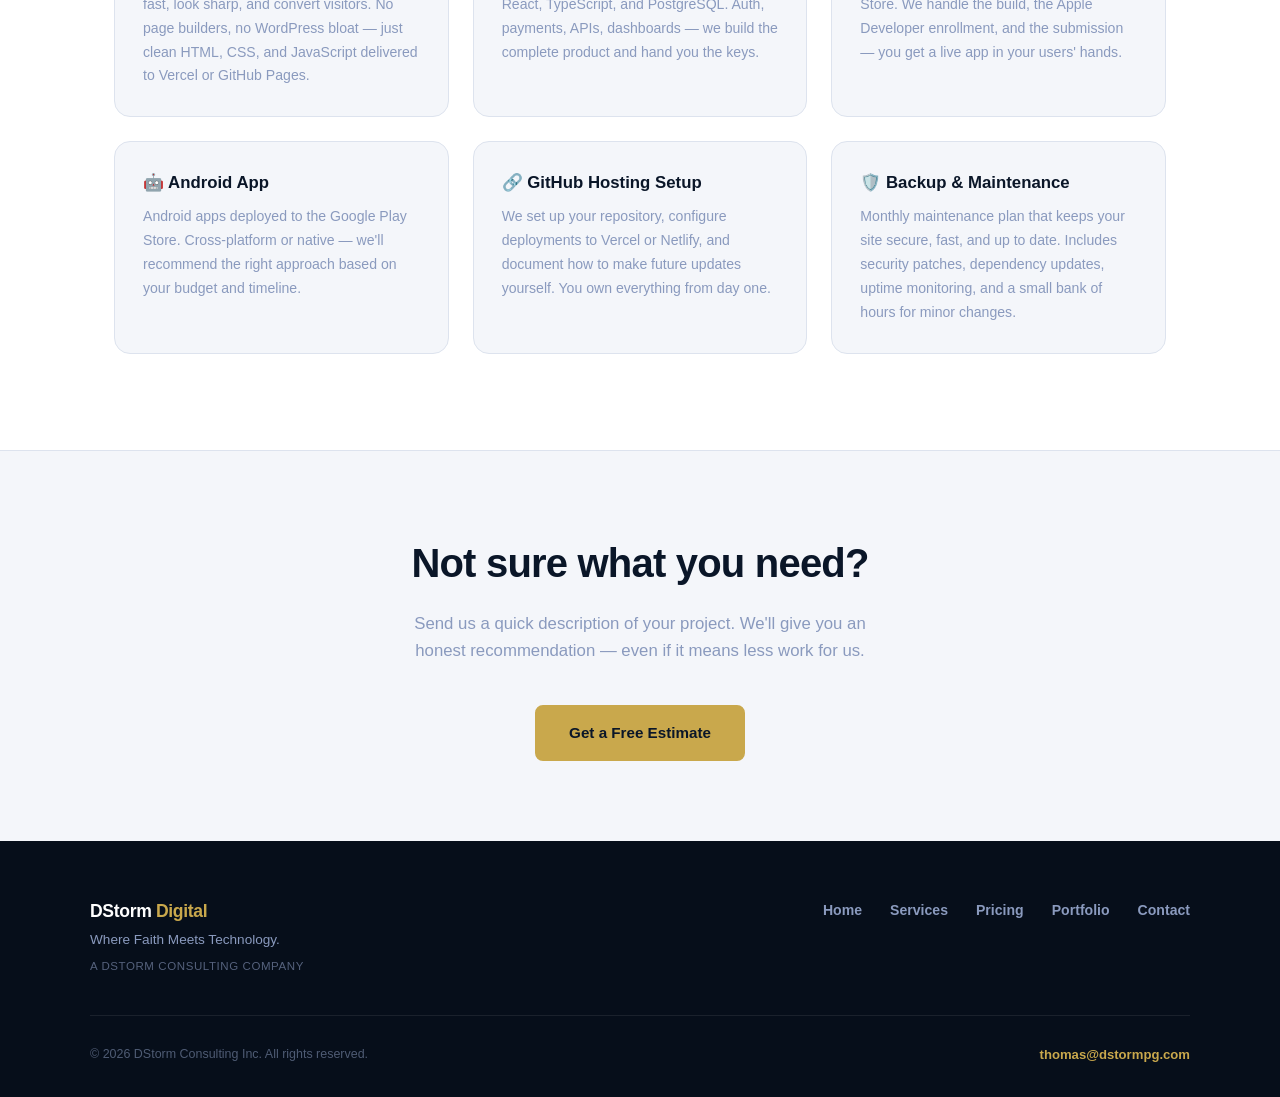
<file: services.html>
<!DOCTYPE html>
<html lang="en">
<head>
  <meta charset="UTF-8" />
  <meta name="viewport" content="width=device-width, initial-scale=1.0" />
  <title>Services & Pricing — DStorm Digital</title>
  <meta name="description" content="Transparent pricing for websites, web apps, iOS and Android apps. No surprise invoices." />
  <link rel="stylesheet" href="styles.css" />
</head>
<body>

<!-- ── Navigation ─────────────────────────────────────────────────────────── -->
<nav id="site-nav">
  <div class="nav-inner">
    <a href="index.html" class="nav-logo">
      <span class="nav-logo-main">DStorm <span>Digital</span></span>
      <span class="nav-logo-sub">A DStorm Consulting Company</span>
    </a>
    <ul class="nav-links">
      <li><a href="index.html">Home</a></li>
      <li><a href="services.html" class="active">Services</a></li>
      <li><a href="pricing.html">Pricing</a></li>
      <li><a href="portfolio.html">Portfolio</a></li>
      <li><a href="contact.html">Contact</a></li>
    </ul>
    <button class="nav-hamburger" id="hamburger" aria-label="Open menu">
      <span></span><span></span><span></span>
    </button>
  </div>
  <div class="nav-mobile" id="nav-mobile">
    <a href="index.html">Home</a>
    <a href="services.html" class="active">Services</a>
    <a href="pricing.html">Pricing</a>
    <a href="portfolio.html">Portfolio</a>
    <a href="contact.html">Contact</a>
  </div>
</nav>

<!-- ── Page Hero ──────────────────────────────────────────────────────────── -->
<section class="page-hero">
  <div class="container">
    <span class="eyebrow">Services & Pricing</span>
    <h1>Honest pricing.<br>No surprises.</h1>
    <p>Every engagement starts with a clear scope and a fair price. Here's exactly what we offer and what it costs.</p>
  </div>
</section>

<hr class="gold" />

<!-- ── Pricing Models ─────────────────────────────────────────────────────── -->
<section style="background: var(--white);">
  <div class="container">
    <div class="section-header">
      <span class="eyebrow">Pricing Models</span>
      <h2>Four ways to work together.</h2>
      <p>We price to match how your project works — not to maximize our invoice.</p>
    </div>
    <div class="pricing-grid">

      <div class="pricing-card featured">
        <div class="pricing-model">Per Page</div>
        <h3>Marketing Sites</h3>
        <div class="pricing-amount">$300<span>–$500</span></div>
        <div class="pricing-note">Additional pages $200 each — minimum 3 pages ($700 to start)</div>
        <ul>
          <li>Landing page: $300–$500</li>
          <li>Additional pages: $200/page</li>
          <li>Minimum 3-page project</li>
          <li>Mobile responsive</li>
          <li>SEO-ready HTML</li>
          <li>Vercel or GitHub Pages deployment</li>
        </ul>
      </div>

      <div class="pricing-card">
        <div class="pricing-model">Hourly</div>
        <h3>Changes & Add-Ons</h3>
        <div class="pricing-amount">$95 <span>/ hour</span></div>
        <div class="pricing-note">For updates, new features, and iterations</div>
        <ul>
          <li>Bug fixes & maintenance</li>
          <li>New page or section additions</li>
          <li>Performance improvements</li>
          <li>Third-party integrations</li>
          <li>Billed in 30-min increments</li>
        </ul>
      </div>

      <div class="pricing-card">
        <div class="pricing-model">Project Range</div>
        <h3>Custom Apps</h3>
        <div class="pricing-amount" style="font-size: 1.5rem;">Quote-based</div>
        <div class="pricing-note">Web apps, iOS, Android — scoped before we start</div>
        <ul>
          <li>Detailed written scope</li>
          <li>Fixed price or milestone billing</li>
          <li>iOS apps from $3,000</li>
          <li>Web apps from $2,000</li>
          <li>No billing surprises</li>
        </ul>
      </div>

      <div class="pricing-card">
        <div class="pricing-model">Monthly</div>
        <h3>Maintenance Plan</h3>
        <div class="pricing-amount">$149 <span>/ mo</span></div>
        <div class="pricing-note">Ongoing care so your site keeps working</div>
        <ul>
          <li>Up to 2 hours of updates/month</li>
          <li>Dependency & security updates</li>
          <li>Uptime monitoring</li>
          <li>Monthly backup</li>
          <li>Priority response</li>
        </ul>
      </div>

    </div>

    <!-- Services List -->
    <div class="section-header" style="margin-top: 40px;">
      <span class="eyebrow">What We Deliver</span>
      <h2>Every service, spelled out.</h2>
    </div>
    <div class="services-list">
      <div class="service-item">
        <h3>🌐 Marketing Website</h3>
        <p>Custom-coded marketing sites that load fast, look sharp, and convert visitors. No page builders, no WordPress bloat — just clean HTML, CSS, and JavaScript delivered to Vercel or GitHub Pages.</p>
      </div>
      <div class="service-item">
        <h3>⚡ Web Application</h3>
        <p>Full-stack web apps built with Next.js, React, TypeScript, and PostgreSQL. Auth, payments, APIs, dashboards — we build the complete product and hand you the keys.</p>
      </div>
      <div class="service-item">
        <h3>🍎 iOS App</h3>
        <p>React Native iOS apps built for the App Store. We handle the build, the Apple Developer enrollment, and the submission — you get a live app in your users' hands.</p>
      </div>
      <div class="service-item">
        <h3>🤖 Android App</h3>
        <p>Android apps deployed to the Google Play Store. Cross-platform or native — we'll recommend the right approach based on your budget and timeline.</p>
      </div>
      <div class="service-item">
        <h3>🔗 GitHub Hosting Setup</h3>
        <p>We set up your repository, configure deployments to Vercel or Netlify, and document how to make future updates yourself. You own everything from day one.</p>
      </div>
      <div class="service-item">
        <h3>🛡️ Backup & Maintenance</h3>
        <p>Monthly maintenance plan that keeps your site secure, fast, and up to date. Includes security patches, dependency updates, uptime monitoring, and a small bank of hours for minor changes.</p>
      </div>
    </div>
  </div>
</section>

<!-- ── CTA Banner ─────────────────────────────────────────────────────────── -->
<section class="cta-banner">
  <div class="container">
    <h2>Not sure what you need?</h2>
    <p>Send us a quick description of your project. We'll give you an honest recommendation — even if it means less work for us.</p>
    <a href="contact.html" class="btn btn-primary">Get a Free Estimate</a>
  </div>
</section>

<!-- ── Footer ─────────────────────────────────────────────────────────────── -->
<footer id="site-footer">
  <div class="footer-inner">
    <div class="footer-top">
      <div class="footer-brand">
        <div class="footer-brand-name">DStorm <span>Digital</span></div>
        <div class="footer-tagline">Where Faith Meets Technology.</div>
        <div class="footer-subbrand">A DStorm Consulting Company</div>
      </div>
      <ul class="footer-links">
        <li><a href="index.html">Home</a></li>
        <li><a href="services.html">Services</a></li>
        <li><a href="pricing.html">Pricing</a></li>
        <li><a href="portfolio.html">Portfolio</a></li>
        <li><a href="contact.html">Contact</a></li>
      </ul>
    </div>
    <div class="footer-bottom">
      <span class="footer-copy">&copy; 2026 DStorm Consulting Inc. All rights reserved.</span>
      <a href="mailto:thomas@dstormpg.com" class="footer-email">thomas@dstormpg.com</a>
    </div>
  </div>
</footer>

<script>
  const hamburger = document.getElementById('hamburger');
  const navMobile = document.getElementById('nav-mobile');
  hamburger.addEventListener('click', () => navMobile.classList.toggle('open'));
</script>
</body>
</html>
</file>
<file: styles.css>
/* ── Variables ─────────────────────────────────────────────────────────────── */
:root {
  --navy:      #0A1628;
  --navy-dark: #060E1A;
  --navy-mid:  #0F1F3C;
  --gold:      #C9A84C;
  --gold-dim:  #a8883e;
  --white:     #FFFFFF;
  --slate:     #8A9ABE;
  --off-white: #F4F6FA;
  --text:      #1A2A4A;
  --border:    #DDE3EE;

  --font: -apple-system, BlinkMacSystemFont, 'Segoe UI', Roboto, Oxygen, Ubuntu, sans-serif;
  --radius:    8px;
  --radius-lg: 16px;
  --shadow:    0 4px 24px rgba(10,22,40,0.10);
  --shadow-md: 0 8px 40px rgba(10,22,40,0.14);
  --max:       1100px;
  --pad-x:     24px;
}

/* ── Reset ─────────────────────────────────────────────────────────────────── */
*, *::before, *::after { box-sizing: border-box; margin: 0; padding: 0; }
html { scroll-behavior: smooth; }
body { font-family: var(--font); color: var(--text); background: var(--white); line-height: 1.6; }
img { display: block; max-width: 100%; }
a { color: inherit; text-decoration: none; }
button, input, select, textarea { font-family: inherit; }

/* ── Utility ───────────────────────────────────────────────────────────────── */
.container { max-width: var(--max); margin: 0 auto; padding: 0 var(--pad-x); }
.gold      { color: var(--gold); }
.eyebrow   {
  display: inline-block;
  font-size: 0.72rem;
  font-weight: 700;
  letter-spacing: 0.14em;
  text-transform: uppercase;
  color: var(--gold);
  margin-bottom: 16px;
}
section { padding: 96px var(--pad-x); }
section.tight { padding: 64px var(--pad-x); }

/* ── Buttons ───────────────────────────────────────────────────────────────── */
.btn {
  display: inline-flex;
  align-items: center;
  gap: 8px;
  padding: 14px 32px;
  border-radius: var(--radius);
  font-size: 0.95rem;
  font-weight: 700;
  cursor: pointer;
  border: 2px solid transparent;
  transition: all 0.2s ease;
  white-space: nowrap;
}
.btn-primary {
  background: var(--gold);
  color: var(--navy);
  border-color: var(--gold);
}
.btn-primary:hover { background: var(--gold-dim); border-color: var(--gold-dim); }
.btn-outline {
  background: transparent;
  color: var(--gold);
  border-color: var(--gold);
}
.btn-outline:hover { background: var(--gold); color: var(--navy); }
.btn-white {
  background: var(--white);
  color: var(--navy);
  border-color: var(--white);
}
.btn-white:hover { background: var(--off-white); }

/* ── Navigation ────────────────────────────────────────────────────────────── */
#site-nav {
  position: sticky;
  top: 0;
  z-index: 100;
  background: rgba(255,255,255,0.97);
  backdrop-filter: blur(10px);
  border-bottom: 1px solid var(--border);
}
.nav-inner {
  display: flex;
  align-items: center;
  justify-content: space-between;
  max-width: var(--max);
  margin: 0 auto;
  padding: 0 var(--pad-x);
  height: 68px;
}
.nav-logo {
  display: flex;
  flex-direction: column;
  line-height: 1.1;
}
.nav-logo-main {
  font-size: 1.15rem;
  font-weight: 800;
  color: var(--navy);
  letter-spacing: -0.02em;
}
.nav-logo-main span { color: var(--gold); }
.nav-logo-sub {
  font-size: 0.62rem;
  font-weight: 500;
  color: var(--slate);
  letter-spacing: 0.06em;
  text-transform: uppercase;
}
.nav-links {
  display: flex;
  align-items: center;
  gap: 36px;
  list-style: none;
}
.nav-links a {
  font-size: 0.9rem;
  font-weight: 600;
  color: var(--text);
  position: relative;
  padding-bottom: 2px;
  transition: color 0.2s;
}
.nav-links a::after {
  content: '';
  position: absolute;
  left: 0; bottom: -2px;
  width: 0; height: 2px;
  background: var(--gold);
  transition: width 0.2s;
}
.nav-links a:hover,
.nav-links a.active { color: var(--gold); }
.nav-links a:hover::after,
.nav-links a.active::after { width: 100%; }
.nav-hamburger {
  display: none;
  background: none;
  border: none;
  cursor: pointer;
  padding: 4px;
  flex-direction: column;
  gap: 5px;
}
.nav-hamburger span {
  display: block;
  width: 24px; height: 2px;
  background: var(--navy);
  border-radius: 2px;
  transition: all 0.3s;
}
.nav-mobile {
  display: none;
  flex-direction: column;
  gap: 0;
  background: var(--white);
  border-top: 1px solid var(--border);
  padding: 8px 0 16px;
}
.nav-mobile.open { display: flex; }
.nav-mobile a {
  padding: 12px var(--pad-x);
  font-size: 1rem;
  font-weight: 600;
  color: var(--text);
  transition: color 0.2s;
}
.nav-mobile a:hover,
.nav-mobile a.active { color: var(--gold); }

/* ── Hero ──────────────────────────────────────────────────────────────────── */
.hero {
  background: var(--white);
  padding: 120px var(--pad-x) 96px;
  text-align: center;
  position: relative;
  overflow: hidden;
  border-bottom: 1px solid var(--border);
}
.hero-inner { position: relative; z-index: 1; max-width: 820px; margin: 0 auto; }
.hero h1 {
  font-size: clamp(2.4rem, 6vw, 4rem);
  font-weight: 800;
  color: var(--navy);
  line-height: 1.1;
  letter-spacing: -0.03em;
  margin-bottom: 24px;
}
.hero h1 em { color: var(--gold); font-style: normal; }
.hero p {
  font-size: clamp(1rem, 2.5vw, 1.2rem);
  color: var(--slate);
  line-height: 1.75;
  margin-bottom: 44px;
  max-width: 620px;
  margin-left: auto;
  margin-right: auto;
}
.hero-ctas { display: flex; gap: 14px; justify-content: center; flex-wrap: wrap; }

/* ── Page Hero (inner pages) ───────────────────────────────────────────────── */
.page-hero {
  background: var(--white);
  padding: 80px var(--pad-x) 72px;
  text-align: center;
  border-bottom: 1px solid var(--border);
}
.page-hero h1 {
  font-size: clamp(2rem, 5vw, 3rem);
  font-weight: 800;
  color: var(--navy);
  letter-spacing: -0.025em;
  margin-bottom: 12px;
}
.page-hero p {
  font-size: 1.05rem;
  color: var(--slate);
  max-width: 560px;
  margin: 0 auto;
  line-height: 1.75;
}

/* ── Section headings ──────────────────────────────────────────────────────── */
.section-header { text-align: center; margin-bottom: 56px; }
.section-header h2 {
  font-size: clamp(1.75rem, 4vw, 2.5rem);
  font-weight: 800;
  color: var(--navy);
  letter-spacing: -0.025em;
  line-height: 1.2;
}
.section-header p {
  color: var(--slate);
  font-size: 1.05rem;
  line-height: 1.75;
  max-width: 540px;
  margin: 12px auto 0;
}

/* ── Cards grid ────────────────────────────────────────────────────────────── */
.cards-grid {
  display: grid;
  grid-template-columns: repeat(auto-fit, minmax(240px, 1fr));
  gap: 24px;
}
.card {
  background: var(--white);
  border: 1px solid var(--border);
  border-radius: var(--radius-lg);
  padding: 36px 28px;
  box-shadow: var(--shadow);
  transition: transform 0.2s, box-shadow 0.2s, border-color 0.2s;
}
.card:hover {
  transform: translateY(-4px);
  box-shadow: var(--shadow-md);
  border-color: var(--gold);
}
.card-icon {
  font-size: 2.2rem;
  margin-bottom: 16px;
}
.card h3 {
  font-size: 1.15rem;
  font-weight: 700;
  color: var(--navy);
  margin-bottom: 8px;
}
.card p {
  font-size: 0.9rem;
  color: var(--slate);
  line-height: 1.7;
}

/* ── Pillars / Why section ─────────────────────────────────────────────────── */
.pillars { background: var(--off-white); }
.pillars-grid {
  display: grid;
  grid-template-columns: repeat(auto-fit, minmax(280px, 1fr));
  gap: 32px;
}
.pillar {
  display: flex;
  gap: 20px;
  align-items: flex-start;
}
.pillar-icon {
  flex-shrink: 0;
  width: 52px; height: 52px;
  background: rgba(201,168,76,0.12);
  border: 1px solid rgba(201,168,76,0.3);
  border-radius: var(--radius);
  display: flex;
  align-items: center;
  justify-content: center;
  font-size: 1.4rem;
}
.pillar h3 {
  font-size: 1.05rem;
  font-weight: 700;
  color: var(--navy);
  margin-bottom: 6px;
}
.pillar p {
  font-size: 0.9rem;
  color: var(--slate);
  line-height: 1.7;
}

/* ── CTA Banner ────────────────────────────────────────────────────────────── */
.cta-banner {
  background: var(--off-white);
  border-top: 1px solid var(--border);
  padding: 80px var(--pad-x);
  text-align: center;
}
.cta-banner h2 {
  font-size: clamp(1.75rem, 4vw, 2.5rem);
  font-weight: 800;
  color: var(--navy);
  letter-spacing: -0.02em;
  margin-bottom: 16px;
}
.cta-banner p {
  color: var(--slate);
  font-size: 1.05rem;
  margin-bottom: 40px;
  max-width: 480px;
  margin-left: auto;
  margin-right: auto;
}

/* ── Services page ─────────────────────────────────────────────────────────── */
.pricing-grid {
  display: grid;
  grid-template-columns: repeat(auto-fit, minmax(240px, 1fr));
  gap: 24px;
  margin-bottom: 80px;
}
.pricing-card {
  background: var(--white);
  border: 1px solid var(--border);
  border-radius: var(--radius-lg);
  padding: 36px 28px;
  box-shadow: var(--shadow);
  position: relative;
}
.pricing-card.featured {
  border-color: var(--gold);
  box-shadow: 0 0 0 3px rgba(201,168,76,0.15), var(--shadow-md);
}
.pricing-card.featured::before {
  content: 'Most Popular';
  position: absolute;
  top: -12px; left: 50%;
  transform: translateX(-50%);
  background: var(--gold);
  color: var(--navy);
  font-size: 0.72rem;
  font-weight: 700;
  letter-spacing: 0.08em;
  text-transform: uppercase;
  padding: 4px 14px;
  border-radius: 99px;
}
.pricing-model {
  font-size: 0.72rem;
  font-weight: 700;
  letter-spacing: 0.12em;
  text-transform: uppercase;
  color: var(--gold);
  margin-bottom: 10px;
}
.pricing-card h3 {
  font-size: 1.2rem;
  font-weight: 800;
  color: var(--navy);
  margin-bottom: 8px;
}
.pricing-amount {
  font-size: 2.2rem;
  font-weight: 800;
  color: var(--navy);
  letter-spacing: -0.03em;
  line-height: 1;
  margin-bottom: 4px;
}
.pricing-amount span {
  font-size: 1rem;
  font-weight: 500;
  color: var(--slate);
  letter-spacing: 0;
}
.pricing-note {
  font-size: 0.82rem;
  color: var(--slate);
  margin-bottom: 20px;
}
.pricing-card ul {
  list-style: none;
  display: flex;
  flex-direction: column;
  gap: 8px;
}
.pricing-card ul li {
  font-size: 0.88rem;
  color: var(--text);
  display: flex;
  gap: 8px;
  align-items: flex-start;
}
.pricing-card ul li::before {
  content: '✓';
  color: var(--gold);
  font-weight: 700;
  flex-shrink: 0;
}

.pricing-card-cta {
  display: inline-block;
  margin-top: 20px;
  font-size: 0.85rem;
  font-weight: 500;
  color: var(--gold);
  border-bottom: 1px solid transparent;
  transition: border-color 0.2s;
}
.pricing-card-cta:hover { border-color: var(--gold); }

.services-list {
  display: grid;
  grid-template-columns: repeat(auto-fit, minmax(300px, 1fr));
  gap: 24px;
}
.service-item {
  background: var(--off-white);
  border: 1px solid var(--border);
  border-radius: var(--radius-lg);
  padding: 28px;
}
.service-item h3 {
  font-size: 1.05rem;
  font-weight: 700;
  color: var(--navy);
  margin-bottom: 8px;
  display: flex;
  align-items: center;
  gap: 10px;
}
.service-item p {
  font-size: 0.88rem;
  color: var(--slate);
  line-height: 1.7;
}

/* ── Covenant CRM pricing block ────────────────────────────────────────────── */
.covenant-crm-block {
  display: grid;
  grid-template-columns: 1fr 1fr;
  gap: 64px;
  align-items: start;
}
.covenant-crm-content h2 {
  font-size: clamp(1.75rem, 4vw, 2.4rem);
  font-weight: 800;
  color: var(--navy);
  letter-spacing: -0.025em;
  line-height: 1.15;
  margin-bottom: 20px;
}
.covenant-crm-content p {
  color: var(--slate);
  font-size: 1rem;
  line-height: 1.75;
  margin-bottom: 16px;
}
.covenant-crm-note {
  font-size: 0.85rem !important;
  font-style: italic;
  margin-bottom: 32px !important;
}
.covenant-crm-features {
  display: flex;
  flex-direction: column;
  gap: 24px;
  padding-top: 8px;
}
.crm-feature-item {
  display: flex;
  gap: 16px;
  align-items: flex-start;
}
.crm-feature-icon {
  flex-shrink: 0;
  width: 44px; height: 44px;
  background: rgba(201,168,76,0.10);
  border: 1px solid rgba(201,168,76,0.25);
  border-radius: var(--radius);
  display: flex;
  align-items: center;
  justify-content: center;
  font-size: 1.2rem;
}
.crm-feature-item strong {
  display: block;
  font-size: 0.9rem;
  font-weight: 700;
  color: var(--navy);
  margin-bottom: 3px;
}
.crm-feature-item span {
  font-size: 0.85rem;
  color: var(--slate);
  line-height: 1.6;
}

/* ── Portfolio page ────────────────────────────────────────────────────────── */
.portfolio-featured {
  background: var(--navy);
  border-radius: var(--radius-lg);
  padding: 56px 48px;
  margin-bottom: 48px;
  position: relative;
  overflow: hidden;
}
.portfolio-featured::before {
  content: '';
  position: absolute;
  top: 0; right: 0;
  width: 400px; height: 400px;
  background: radial-gradient(circle, rgba(201,168,76,0.12) 0%, transparent 70%);
  pointer-events: none;
}
.portfolio-badge {
  display: inline-block;
  background: rgba(201,168,76,0.15);
  border: 1px solid rgba(201,168,76,0.4);
  color: var(--gold);
  font-size: 0.72rem;
  font-weight: 700;
  letter-spacing: 0.12em;
  text-transform: uppercase;
  padding: 5px 14px;
  border-radius: 99px;
  margin-bottom: 20px;
}
.portfolio-featured h2 {
  font-size: clamp(1.75rem, 4vw, 2.5rem);
  font-weight: 800;
  color: var(--white);
  letter-spacing: -0.025em;
  margin-bottom: 16px;
}
.portfolio-featured p {
  color: var(--slate);
  font-size: 1rem;
  line-height: 1.75;
  max-width: 600px;
  margin-bottom: 28px;
}
.portfolio-tags {
  display: flex;
  flex-wrap: wrap;
  gap: 8px;
  margin-bottom: 32px;
}
.tag {
  background: rgba(255,255,255,0.08);
  border: 1px solid rgba(255,255,255,0.15);
  color: var(--white);
  font-size: 0.78rem;
  font-weight: 600;
  padding: 5px 14px;
  border-radius: 99px;
}
.portfolio-link {
  display: inline-flex;
  align-items: center;
  gap: 8px;
  color: var(--gold);
  font-weight: 700;
  font-size: 0.95rem;
  border-bottom: 1px solid transparent;
  transition: border-color 0.2s;
}
.portfolio-link:hover { border-color: var(--gold); }

/* ── Portfolio featured — light variant (Covenant CRM) ─────────────────── */
.portfolio-featured-light {
  background: var(--white);
  border: 2px solid rgba(201,168,76,0.45);
  border-radius: var(--radius-lg);
  padding: 3rem 2.5rem;
  margin-bottom: 48px;
  box-shadow: var(--shadow-md);
}
.portfolio-featured-light .portfolio-badge {
  background: rgba(201,168,76,0.12);
  border-color: rgba(201,168,76,0.35);
  color: var(--gold);
}
.portfolio-featured-light h2 {
  font-size: clamp(1.75rem, 4vw, 2.5rem);
  font-weight: 800;
  color: var(--navy);
  letter-spacing: -0.025em;
  margin-bottom: 16px;
}
.portfolio-featured-tagline {
  color: var(--slate);
  font-weight: 400;
}
.portfolio-featured-light p {
  color: var(--slate);
  font-size: 1rem;
  line-height: 1.75;
  max-width: 620px;
  margin-bottom: 20px;
}
.portfolio-featured-light .portfolio-tags { margin-bottom: 28px; }
.portfolio-featured-light .portfolio-tags .tag {
  background: var(--off-white);
  border-color: var(--border);
  color: var(--text);
  font-size: 0.75rem;
  font-weight: 500;
}
.portfolio-featured-light .portfolio-link {
  color: var(--gold);
  font-size: 0.95rem;
  font-weight: 700;
}
.portfolio-featured-light .portfolio-link:hover { border-color: var(--gold); }

.portfolio-grid {
  display: grid;
  grid-template-columns: repeat(auto-fit, minmax(300px, 1fr));
  gap: 24px;
}
.portfolio-card {
  background: var(--off-white);
  border: 2px dashed var(--border);
  border-radius: var(--radius-lg);
  padding: 48px 32px;
  text-align: center;
  display: flex;
  flex-direction: column;
  align-items: center;
  gap: 12px;
}
.portfolio-card-icon {
  font-size: 2.5rem;
  opacity: 0.4;
}
.portfolio-card h3 {
  font-size: 1.05rem;
  font-weight: 700;
  color: var(--navy);
  opacity: 0.5;
}
.portfolio-card p {
  font-size: 0.85rem;
  color: var(--slate);
}

/* ── Contact page ──────────────────────────────────────────────────────────── */
.contact-layout {
  display: grid;
  grid-template-columns: 1fr 1.6fr;
  gap: 64px;
  align-items: start;
}
.contact-info h2 {
  font-size: 1.75rem;
  font-weight: 800;
  color: var(--navy);
  letter-spacing: -0.02em;
  margin-bottom: 16px;
}
.contact-info p {
  color: var(--slate);
  font-size: 0.95rem;
  line-height: 1.75;
  margin-bottom: 32px;
}
.contact-detail {
  display: flex;
  flex-direction: column;
  gap: 16px;
}
.contact-detail-item {
  display: flex;
  gap: 14px;
  align-items: flex-start;
}
.contact-detail-icon {
  width: 40px; height: 40px;
  background: rgba(201,168,76,0.12);
  border: 1px solid rgba(201,168,76,0.25);
  border-radius: var(--radius);
  display: flex;
  align-items: center;
  justify-content: center;
  font-size: 1.1rem;
  flex-shrink: 0;
}
.contact-detail-item strong {
  display: block;
  font-size: 0.78rem;
  font-weight: 700;
  letter-spacing: 0.08em;
  text-transform: uppercase;
  color: var(--navy);
  margin-bottom: 2px;
}
.contact-detail-item span {
  font-size: 0.9rem;
  color: var(--slate);
}
.contact-form-wrap {
  background: var(--white);
  border: 1px solid var(--border);
  border-radius: var(--radius-lg);
  padding: 40px;
  box-shadow: var(--shadow);
}
.form-group { margin-bottom: 20px; }
.form-group label {
  display: block;
  font-size: 0.82rem;
  font-weight: 700;
  color: var(--navy);
  margin-bottom: 6px;
  letter-spacing: 0.04em;
  text-transform: uppercase;
}
.form-group input,
.form-group select,
.form-group textarea {
  width: 100%;
  padding: 12px 14px;
  border: 1px solid var(--border);
  border-radius: var(--radius);
  font-size: 0.95rem;
  color: var(--text);
  background: var(--off-white);
  transition: border-color 0.2s, box-shadow 0.2s;
  outline: none;
}
.form-group input:focus,
.form-group select:focus,
.form-group textarea:focus {
  border-color: var(--gold);
  box-shadow: 0 0 0 3px rgba(201,168,76,0.12);
  background: var(--white);
}
.form-group textarea { resize: vertical; min-height: 130px; }
.form-note {
  font-size: 0.78rem;
  color: var(--slate);
  margin-top: 12px;
  line-height: 1.6;
}
.form-success {
  display: none;
  text-align: center;
  padding: 40px 20px;
}
.form-success.visible { display: block; }
.form-success-icon { font-size: 3rem; margin-bottom: 16px; }
.form-success h3 { font-size: 1.3rem; font-weight: 700; color: var(--navy); margin-bottom: 8px; }
.form-success p { color: var(--slate); font-size: 0.95rem; }

/* ── Footer ────────────────────────────────────────────────────────────────── */
#site-footer {
  background: var(--navy-dark);
  padding: 56px var(--pad-x) 32px;
}
.footer-inner {
  max-width: var(--max);
  margin: 0 auto;
}
.footer-top {
  display: flex;
  justify-content: space-between;
  align-items: flex-start;
  gap: 40px;
  flex-wrap: wrap;
  padding-bottom: 40px;
  border-bottom: 1px solid rgba(255,255,255,0.08);
  margin-bottom: 28px;
}
.footer-brand {}
.footer-brand-name {
  font-size: 1.1rem;
  font-weight: 800;
  color: var(--white);
  letter-spacing: -0.02em;
  margin-bottom: 4px;
}
.footer-brand-name span { color: var(--gold); }
.footer-tagline {
  font-size: 0.85rem;
  color: var(--slate);
  margin-bottom: 6px;
}
.footer-subbrand {
  font-size: 0.72rem;
  color: rgba(138,154,190,0.6);
  letter-spacing: 0.05em;
  text-transform: uppercase;
}
.footer-links {
  display: flex;
  gap: 28px;
  list-style: none;
}
.footer-links a {
  font-size: 0.88rem;
  color: var(--slate);
  font-weight: 600;
  transition: color 0.2s;
}
.footer-links a:hover { color: var(--gold); }
.footer-bottom {
  display: flex;
  justify-content: space-between;
  align-items: center;
  flex-wrap: wrap;
  gap: 8px;
}
.footer-copy {
  font-size: 0.78rem;
  color: rgba(138,154,190,0.55);
}
.footer-email {
  font-size: 0.82rem;
  color: var(--gold);
  font-weight: 600;
  transition: opacity 0.2s;
}
.footer-email:hover { opacity: 0.8; }

/* ── Project Cards (portfolio grid) ───────────────────────────────────────── */
.proj-card {
  background: var(--white);
  border: 1px solid var(--border);
  border-radius: var(--radius-lg);
  padding: 28px;
  box-shadow: var(--shadow);
  display: flex;
  flex-direction: column;
  transition: transform 0.2s, box-shadow 0.2s, border-color 0.2s;
}
.proj-card:hover {
  transform: translateY(-3px);
  box-shadow: var(--shadow-md);
  border-color: var(--gold);
}
.proj-card.featured-card {
  border-color: var(--gold);
  box-shadow: 0 0 0 2px rgba(201,168,76,0.12), var(--shadow);
}
.proj-card-badge {
  display: inline-block;
  background: rgba(201,168,76,0.12);
  border: 1px solid rgba(201,168,76,0.35);
  color: var(--gold);
  font-size: 0.68rem;
  font-weight: 700;
  letter-spacing: 0.1em;
  text-transform: uppercase;
  padding: 3px 10px;
  border-radius: 99px;
  margin-bottom: 12px;
}
.proj-card h3 {
  font-size: 1.1rem;
  font-weight: 800;
  color: var(--navy);
  margin-bottom: 8px;
}
.proj-card p {
  font-size: 0.88rem;
  color: var(--slate);
  line-height: 1.7;
  flex: 1;
}
.proj-tags {
  display: flex;
  flex-wrap: wrap;
  gap: 6px;
  margin: 16px 0 14px;
}
.proj-tag {
  background: var(--off-white);
  border: 1px solid var(--border);
  color: var(--text);
  font-size: 0.7rem;
  font-weight: 600;
  padding: 3px 10px;
  border-radius: 99px;
}
.proj-link {
  display: inline-flex;
  align-items: center;
  gap: 6px;
  color: var(--gold);
  font-weight: 700;
  font-size: 0.85rem;
  border-bottom: 1px solid transparent;
  transition: border-color 0.2s;
  width: fit-content;
  margin-top: auto;
}
.proj-link:hover { border-color: var(--gold); }

/* ── Divider ───────────────────────────────────────────────────────────────── */
hr.gold {
  border: none;
  height: 2px;
  background: linear-gradient(to right, transparent, var(--gold), transparent);
  opacity: 0.45;
  margin: 0;
}

/* ── Responsive ────────────────────────────────────────────────────────────── */
@media (max-width: 768px) {
  section { padding: 64px var(--pad-x); }
  .nav-links { display: none; }
  .nav-hamburger { display: flex; }

  .hero { padding: 80px var(--pad-x) 72px; }
  .hero-ctas { flex-direction: column; align-items: center; }

  .contact-layout {
    grid-template-columns: 1fr;
    gap: 40px;
  }
  .portfolio-featured { padding: 36px 24px; }
  .portfolio-featured-light { padding: 1.75rem; }

  .covenant-crm-block {
    grid-template-columns: 1fr;
    gap: 40px;
  }

  .footer-top { flex-direction: column; gap: 28px; }
  .footer-links { flex-wrap: wrap; gap: 16px; }
  .footer-bottom { flex-direction: column; align-items: flex-start; gap: 6px; }
}
@media (max-width: 480px) {
  .cards-grid, .pillars-grid, .pricing-grid, .services-list, .portfolio-grid {
    grid-template-columns: 1fr;
  }
  .contact-form-wrap { padding: 28px 20px; }
}
</file>
